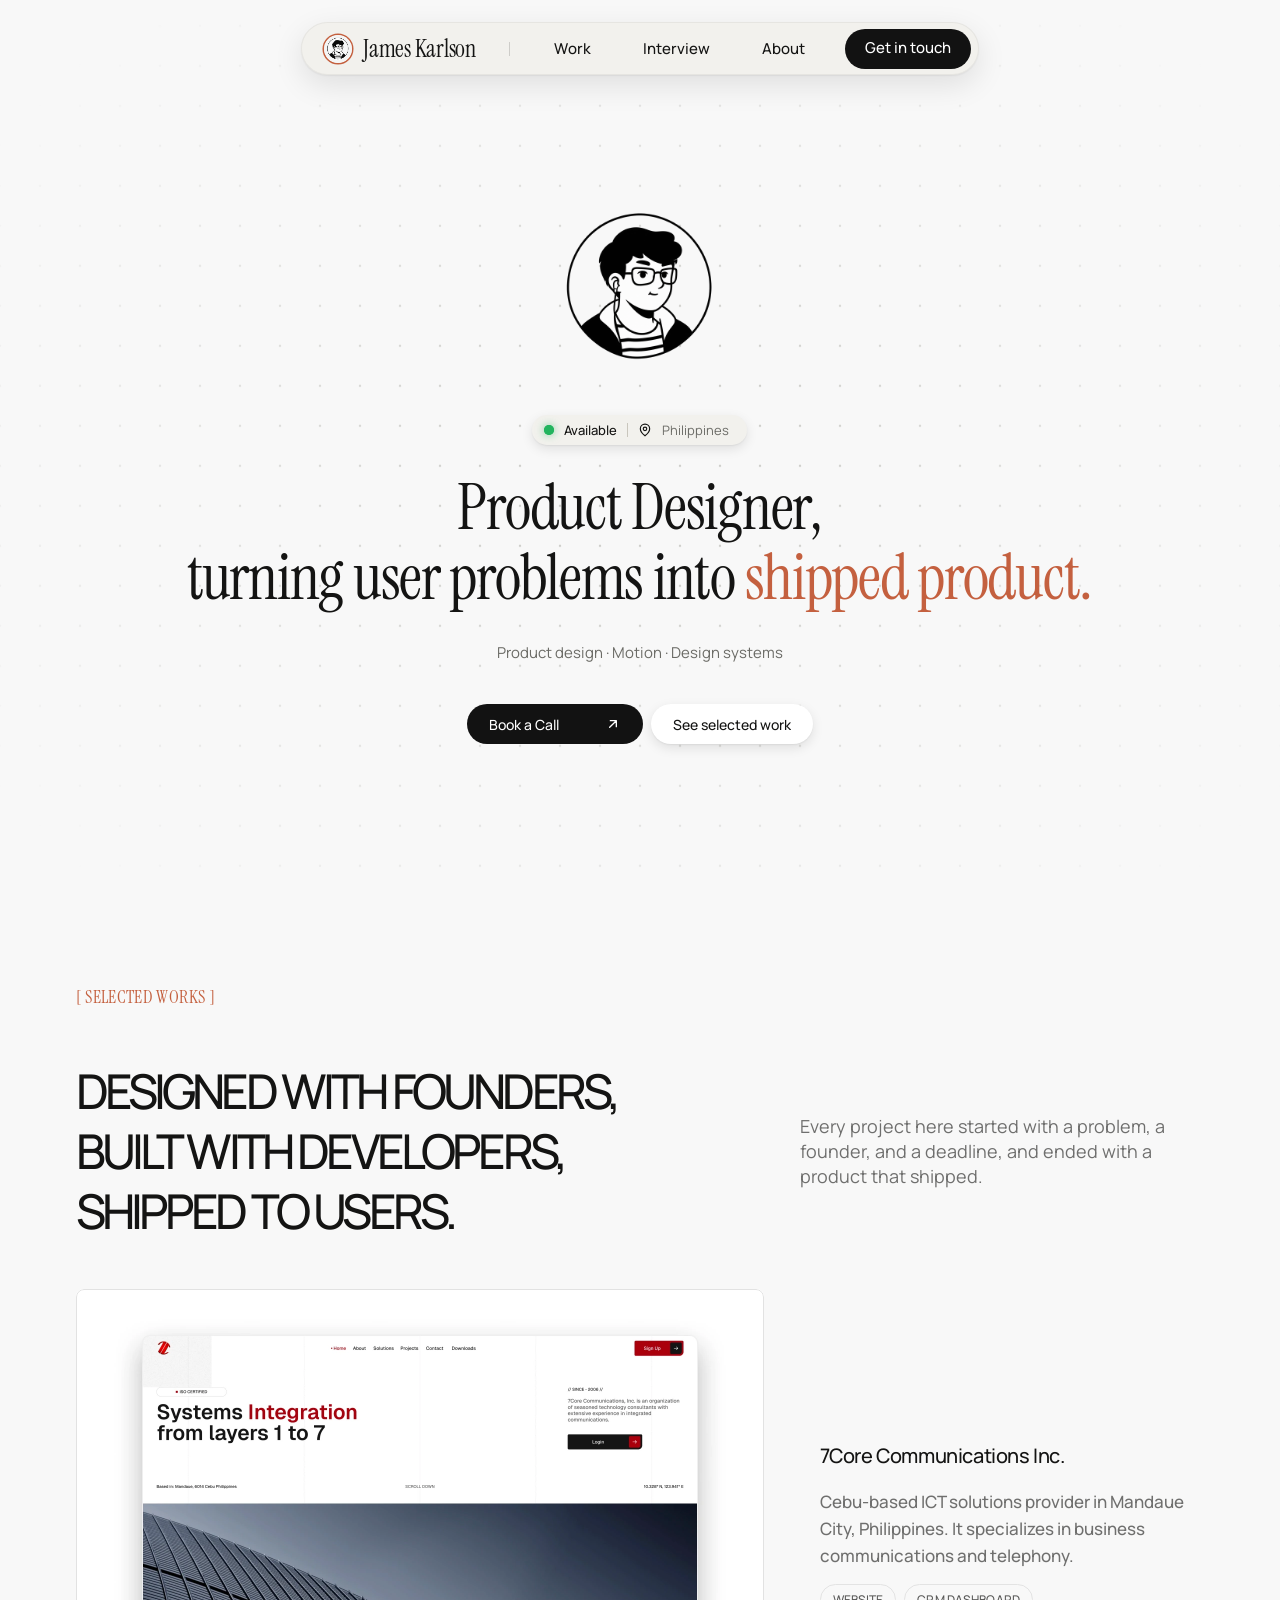
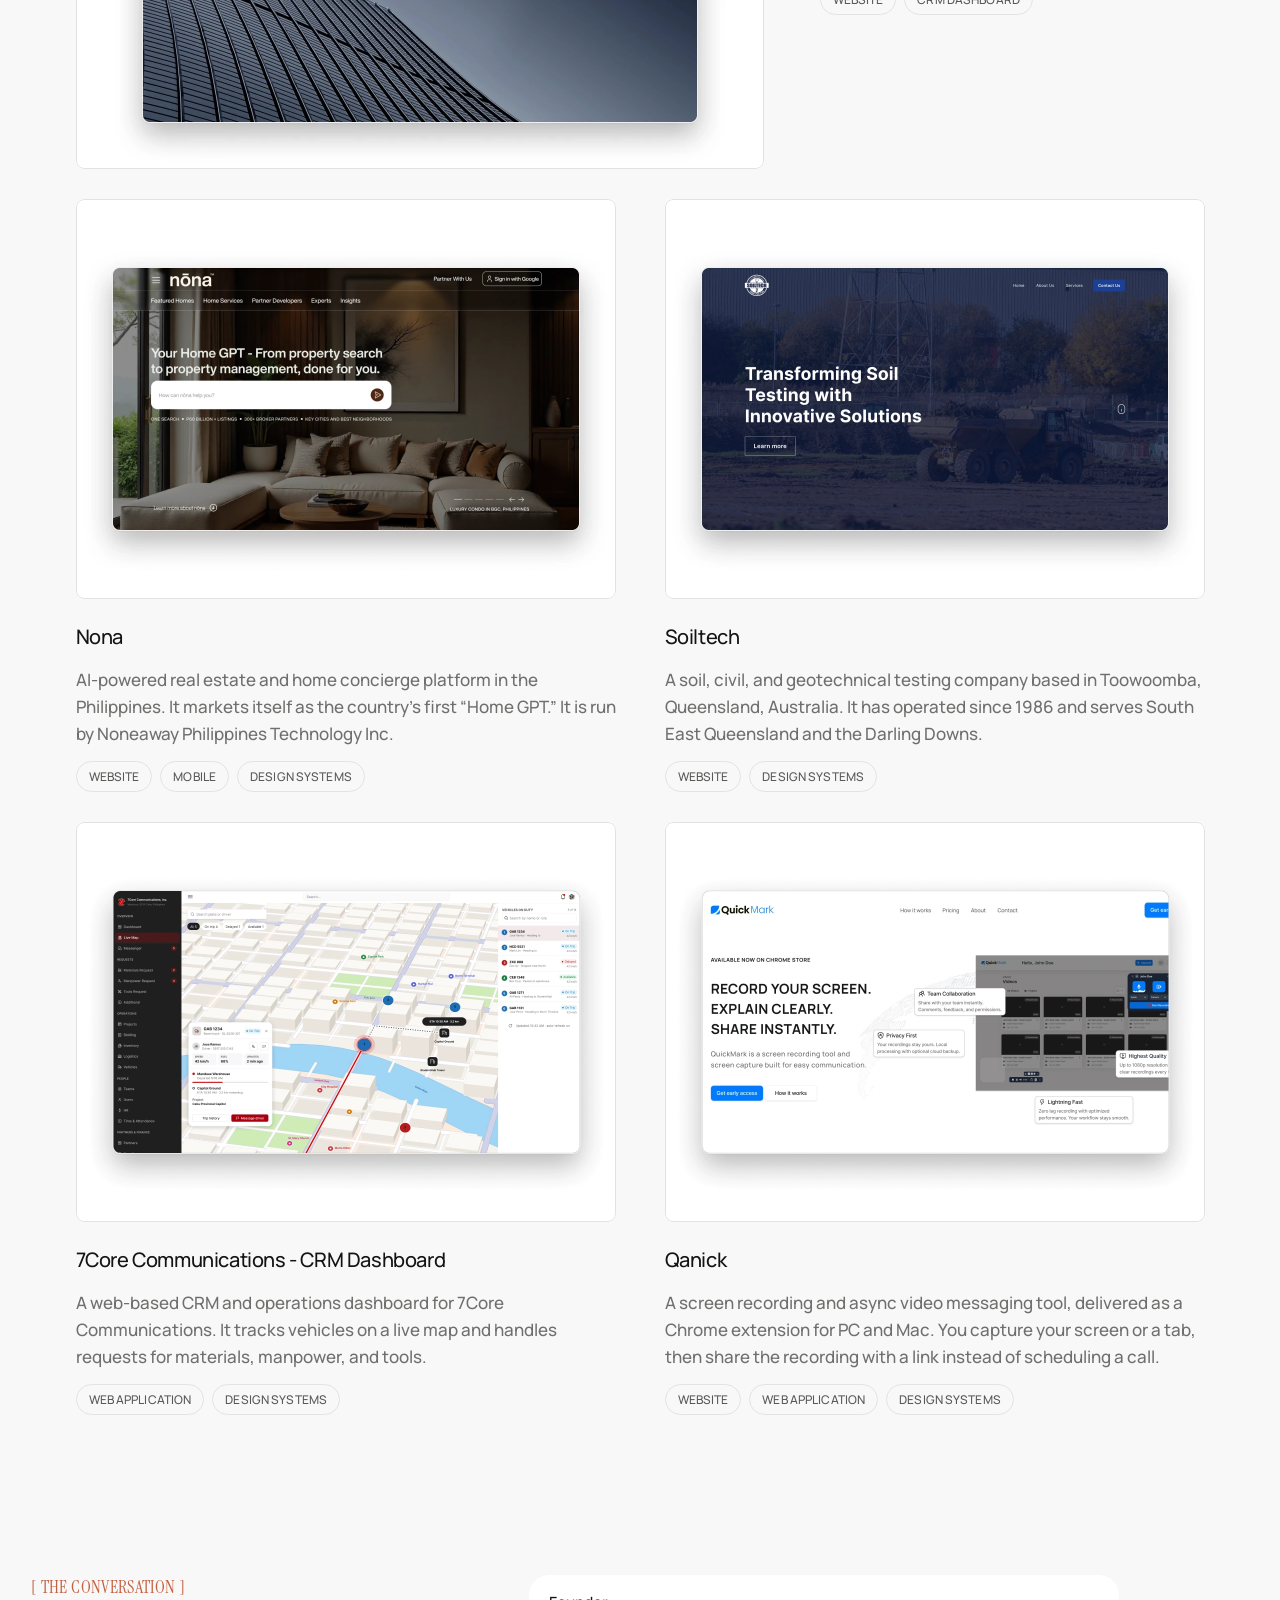
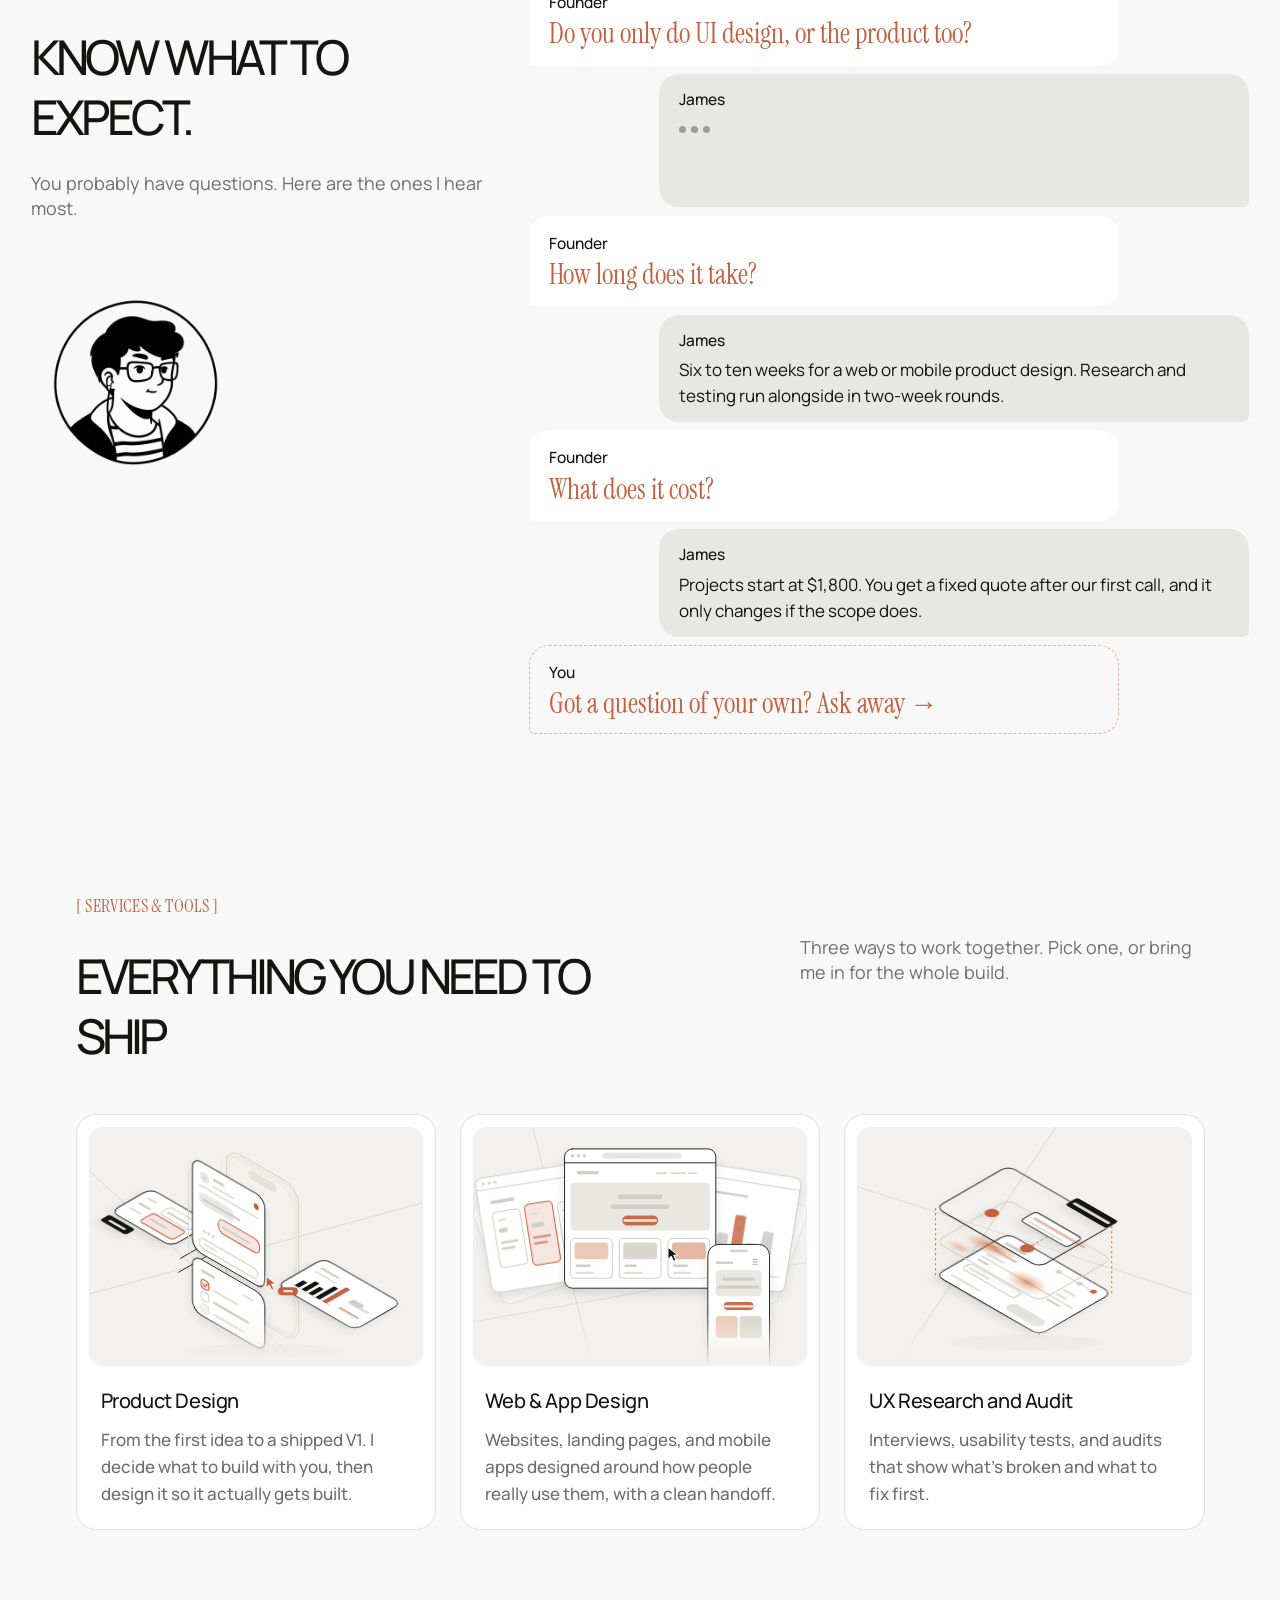
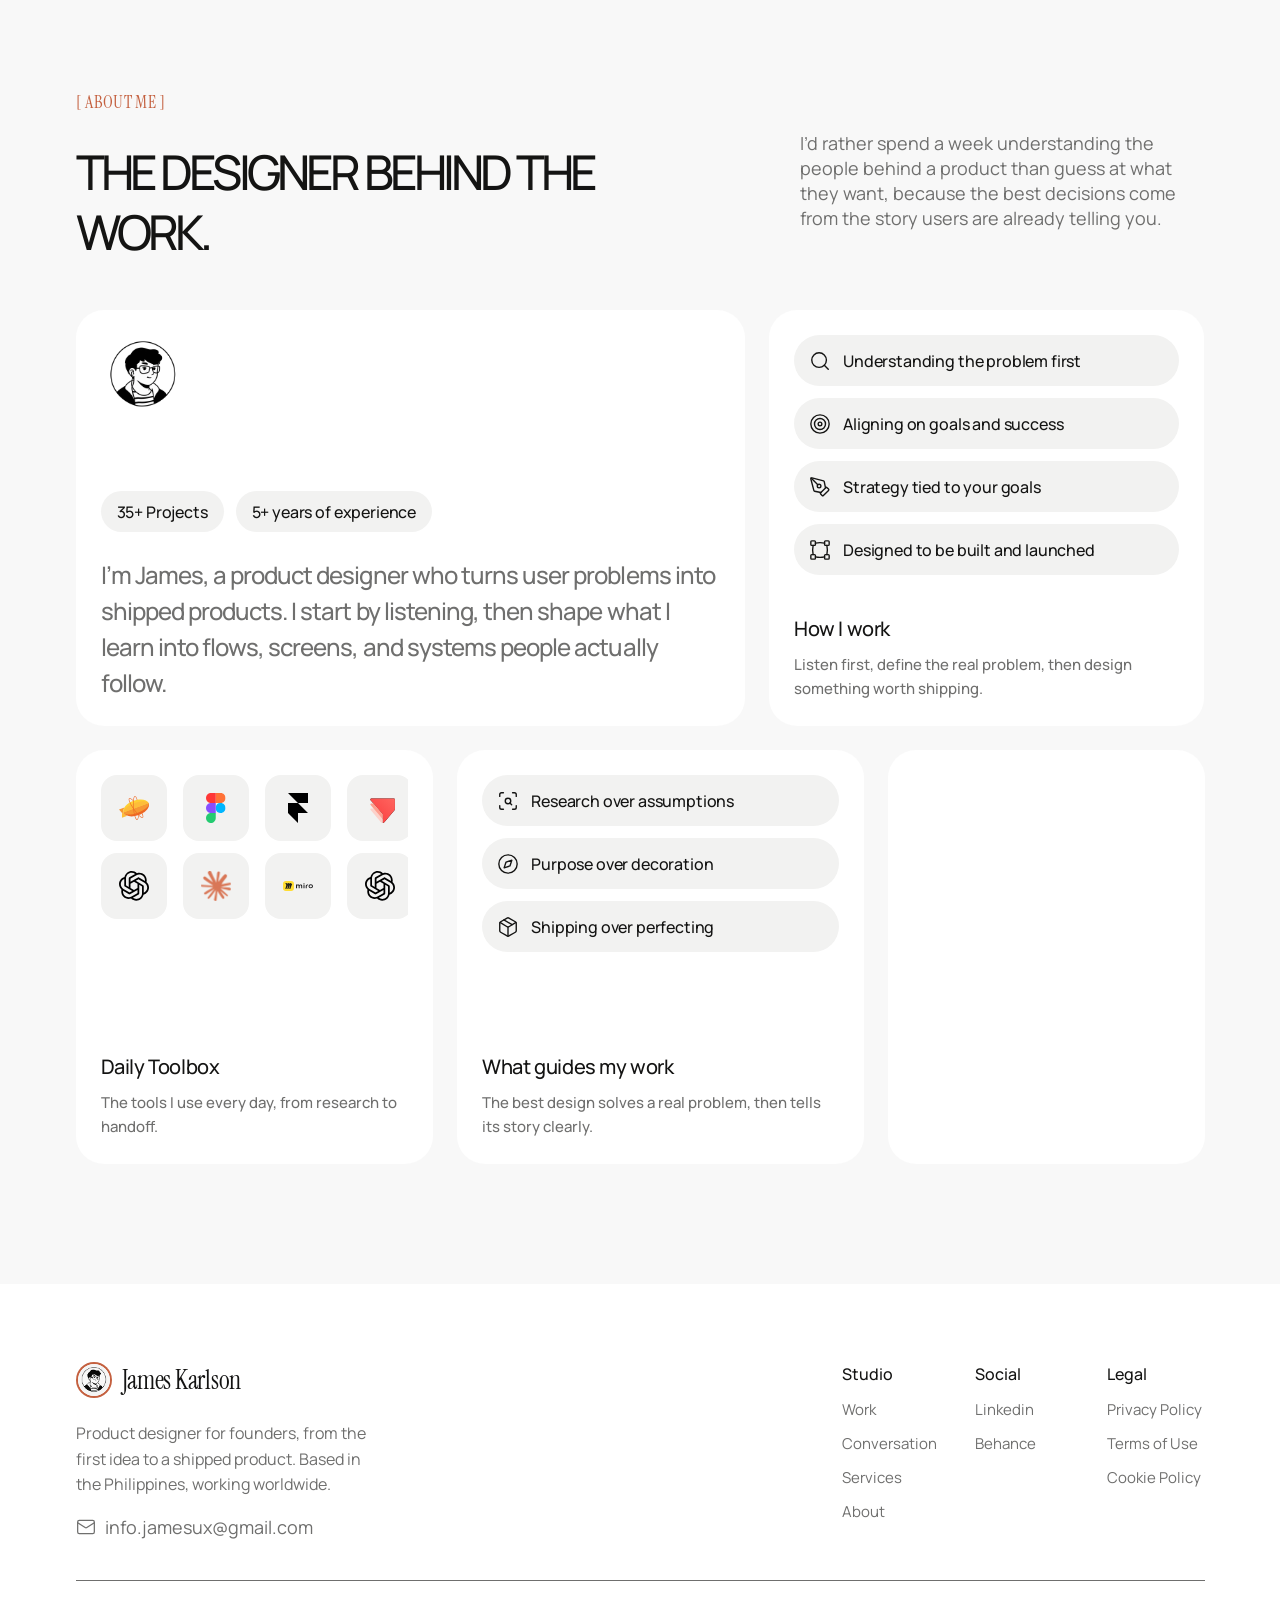
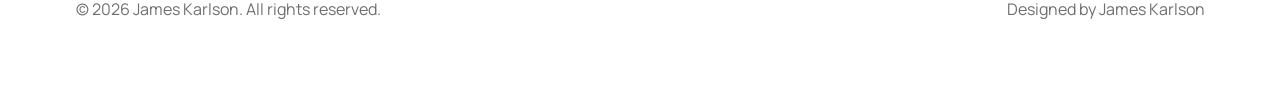
<file: index.html>
<!DOCTYPE html>
<html lang="en">
<head>
  <meta charset="UTF-8">
  <meta name="viewport" content="width=device-width, initial-scale=1">
  <title>James Karlson — Product Designer</title>
  <link rel="icon" type="image/png" href="images/favicon.png">
  <meta name="description" content="Product designer, from user problem to shipped product.">

  <link rel="preconnect" href="https://fonts.googleapis.com">
  <link rel="preconnect" href="https://fonts.gstatic.com" crossorigin>
  <link href="https://fonts.googleapis.com/css2?family=Instrument+Serif&family=Manrope:wght@400;500&display=swap" rel="stylesheet">
  <link rel="stylesheet" href="style.css">
</head>
<body>

  <!-- Header -->
  <header class="nav-wrap">
    <nav class="nav" aria-label="Main">
      <a class="nav__brand" href="#top" aria-label="James Karlson, home">
        <img class="nav__avatar" src="images/avatar.png" alt="" width="28" height="28">
        <span class="nav__name">James Karlson</span>
      </a>
      <span class="nav__divider" aria-hidden="true"></span>
      <ul class="nav__links" id="nav-links">
        <li><a href="#work">Work</a></li>
        <li><a href="#interview">Interview</a></li>
        <li><a href="#about">About</a></li>
        <li class="nav__cta-li"><a href="contact.html">Get in touch</a></li>
      </ul>
      <a class="btn btn--dark nav__cta" href="contact.html">Get in touch</a>
      <button class="nav__toggle" type="button" aria-label="Open menu" aria-expanded="false" aria-controls="nav-links">
        <span></span>
        <span></span>
      </button>
    </nav>
  </header>

  <main id="top">
    <!-- Hero -->
    <section class="hero">
      <div class="hero__dots" data-parallax="0.2" aria-hidden="true"></div>

      <div class="hero__inner">
        <div class="hero__avatar-wrap" tabindex="0" aria-describedby="avatar-tip">
          <img class="hero__avatar" src="images/avatar-hero.png" alt="Illustrated portrait of James Karlson" width="165" height="165">
          <span class="tooltip" id="avatar-tip" role="tooltip">Let’s ship something.</span>
        </div>

        <div class="pill">
          <span class="pill__dot" aria-hidden="true"></span>
          <span class="pill__name">Available</span>
          <span class="pill__sep" aria-hidden="true"></span>
          <svg class="pill__pin" width="14" height="14" viewBox="0 0 24 24" fill="none" stroke="currentColor" stroke-width="2" stroke-linecap="round" stroke-linejoin="round" aria-hidden="true">
            <path d="M20 10c0 6-8 12-8 12s-8-6-8-12a8 8 0 0 1 16 0Z"/>
            <circle cx="12" cy="10" r="3"/>
          </svg>
          <span class="pill__place">Philippines</span>
        </div>

        <h1 class="hero__title">
          Product Designer,<br>
          turning user problems into <span class="accent">shipped product.</span>
        </h1>

        <p class="hero__sub">Product design · Motion · Design systems</p>

        <div class="hero__actions">
          <a class="btn btn--dark" href="contact.html" id="book-call">
            Book a Call
            <svg width="16" height="16" viewBox="0 0 24 24" fill="none" stroke="currentColor" stroke-width="2" stroke-linecap="round" stroke-linejoin="round" aria-hidden="true">
              <path d="M7 17 17 7M8 7h9v9"/>
            </svg>
          </a>
          <a class="btn btn--light" href="#work">See selected work</a>
        </div>
      </div>
    </section>

    <!-- Selected work -->
    <section class="work" id="work">
      <div class="container">

        <div class="section-head section-head--split" data-reveal>
          <p class="eyebrow">[ Selected Works ]</p>
          <h2 class="section-title">Designed with founders,<br class="br-d"> built with developers,<br class="br-d"> shipped to users.</h2>
          <p class="section-lead">Every project here started with a problem, a founder, and a deadline, and ended with a product that shipped.</p>
        </div>

        <!-- Project 1: box 688 x 480 -->
        <article class="project project--feature" data-reveal>
          <a class="project__box" href="#" aria-label="View the 7Core Communications Inc. project">
            <img src="images/work-sevencore-box.webp" alt="7Core Communications website homepage design" width="1376" height="960" loading="lazy" decoding="async">
          </a>
          <div class="project__info">
            <h3 class="project__name">7Core Communications Inc.</h3>
            <p class="project__desc">Cebu-based ICT solutions provider in Mandaue City, Philippines. It specializes in business communications and telephony.</p>
            <ul class="project__tags">
              <li>Website</li>
              <li>CRM Dashboard</li>
            </ul>
          </div>
        </article>

        <!-- Projects 2 to 5: boxes 540 x 400 -->
        <div class="work__grid">

          <article class="project" data-reveal>
            <a class="project__box" href="#" aria-label="View the Nona project">
              <img src="images/work-nona-box.webp" alt="Nona homepage design, an AI-powered real estate platform" width="1080" height="800" loading="lazy" decoding="async">
            </a>
            <div class="project__info">
              <h3 class="project__name">Nona</h3>
              <p class="project__desc">AI-powered real estate and home concierge platform in the Philippines. It markets itself as the country’s first “Home GPT.” It is run by Noneaway Philippines Technology Inc.</p>
              <ul class="project__tags">
                <li>Website</li>
                <li>Mobile</li>
                <li>Design Systems</li>
              </ul>
            </div>
          </article>

          <article class="project" data-reveal style="--d: 0.12s">
            <a class="project__box" href="#" aria-label="View the Soiltech project">
              <img src="images/work-soiltech-box.webp" alt="Soiltech homepage design for a soil testing company" width="1080" height="800" loading="lazy" decoding="async">
            </a>
            <div class="project__info">
              <h3 class="project__name">Soiltech</h3>
              <p class="project__desc">A soil, civil, and geotechnical testing company based in Toowoomba, Queensland, Australia. It has operated since 1986 and serves South East Queensland and the Darling Downs.</p>
              <ul class="project__tags">
                <li>Website</li>
                <li>Design Systems</li>
              </ul>
            </div>
          </article>

          <article class="project" data-reveal>
            <a class="project__box" href="#" aria-label="View the 7Core Communications CRM Dashboard project">
              <img src="images/work-crm-box.webp" alt="7Core Communications CRM dashboard with a live vehicle map" width="1080" height="800" loading="lazy" decoding="async">
            </a>
            <div class="project__info">
              <h3 class="project__name">7Core Communications - CRM Dashboard</h3>
              <p class="project__desc">A web-based CRM and operations dashboard for 7Core Communications. It tracks vehicles on a live map and handles requests for materials, manpower, and tools.</p>
              <ul class="project__tags">
                <li>Web Application</li>
                <li>Design Systems</li>
              </ul>
            </div>
          </article>

          <article class="project" data-reveal style="--d: 0.12s">
            <a class="project__box" href="#" aria-label="View the Qanick project">
              <img src="images/work-qanick-box.webp" alt="Qanick website design for a screen recording tool" width="1080" height="800" loading="lazy" decoding="async">
            </a>
            <div class="project__info">
              <h3 class="project__name">Qanick</h3>
              <p class="project__desc">A screen recording and async video messaging tool, delivered as a Chrome extension for PC and Mac. You capture your screen or a tab, then share the recording with a link instead of scheduling a call.</p>
              <ul class="project__tags">
                <li>Website</li>
                <li>Web Application</li>
                <li>Design Systems</li>
              </ul>
            </div>
          </article>

        </div>

      </div>
    </section>

    <!-- The Conversation -->
    <section class="convo" id="interview">
      <div class="container container--wide convo__grid">

        <div class="convo__intro" data-reveal>
          <p class="eyebrow">[ The Conversation ]</p>
          <h2 class="section-title">Know what to<br class="br-d"> expect.</h2>
          <p class="section-lead">You probably have questions. Here are the ones I hear most.</p>
          <div class="convo__avatar" data-parallax="0.06" tabindex="0">
            <img src="images/avatar-hero.png" alt="Illustrated portrait of James Karlson" width="186" height="186" loading="lazy" decoding="async">
          </div>
        </div>

        <ol class="chat">
          <li class="bubble bubble--founder" data-reveal>
            <span class="bubble__who">Founder</span>
            <p class="bubble__q">Do you only do UI design, or the product too?</p>
          </li>
          <li class="bubble bubble--james" data-reveal style="--d: 0.08s">
            <span class="bubble__who">James</span>
            <p class="bubble__a">Both, plus the website and mobile app if you need them. Most founders hire three different people for this. I’d rather be the one person who keeps it all consistent.</p>
          </li>

          <li class="bubble bubble--founder" data-reveal>
            <span class="bubble__who">Founder</span>
            <p class="bubble__q">How long does it take?</p>
          </li>
          <li class="bubble bubble--james" data-reveal style="--d: 0.08s">
            <span class="bubble__who">James</span>
            <p class="bubble__a">Six to ten weeks for a web or mobile product design. Research and testing run alongside in two-week rounds.</p>
          </li>

          <li class="bubble bubble--founder" data-reveal>
            <span class="bubble__who">Founder</span>
            <p class="bubble__q">What does it cost?</p>
          </li>
          <li class="bubble bubble--james" data-reveal style="--d: 0.08s">
            <span class="bubble__who">James</span>
            <p class="bubble__a">Projects start at $1,800. You get a fixed quote after our first call, and it only changes if the scope does.</p>
          </li>
          <li class="bubble bubble--cta" data-reveal>
            <a class="bubble__cta" href="contact.html">
              <span class="bubble__who">You</span>
              <span class="bubble__q">Got a question of your own? Ask away →</span>
            </a>
          </li>
        </ol>

      </div>
    </section>

    <!-- Services -->
    <section class="services" id="services">
      <!-- shared dot-grid pattern used by the drawings below -->
      <svg class="art-defs" width="0" height="0" aria-hidden="true" focusable="false">
        <defs>
          <filter id="sh" x="-20%" y="-20%" width="140%" height="150%"><feDropShadow dx="0" dy="8" stdDeviation="9" flood-color="#141413" flood-opacity=".10"/></filter>
          <radialGradient id="glow"><stop offset="0" stop-color="#c4603f" stop-opacity=".26"/><stop offset="1" stop-color="#c4603f" stop-opacity="0"/></radialGradient>
          <radialGradient id="hot"><stop offset="0" stop-color="#c4603f" stop-opacity=".75"/><stop offset=".55" stop-color="#e0915f" stop-opacity=".35"/><stop offset="1" stop-color="#e0915f" stop-opacity="0"/></radialGradient>
        </defs>
      </svg>

      <div class="container">

        <div class="section-head" data-reveal>
          <div class="section-head__main">
            <p class="eyebrow">[ Services &amp; Tools ]</p>
            <h2 class="section-title">Everything you need to<br class="br-d"> ship</h2>
          </div>
          <p class="section-lead section-head__lead">Three ways to work together. Pick one, or bring me in for the whole build.</p>
        </div>

        <div class="services__grid">

          <article class="service" data-reveal>
            <div class="service__art">
              <svg viewBox="0 0 336 240" aria-hidden="true" focusable="false">
<path class="ln lt" d="M0 168L336 76M0 44L214 240" opacity=".7"/>
<ellipse cx="176" cy="225" rx="82" ry="7" fill="rgba(20,20,19,.05)"/>
<g transform="translate(-5 3)" opacity=".7"><g transform="matrix(.866 .5 0 1 138 20)"><rect class="ln lt" width="84" height="156" rx="16" style="stroke:#e1e0db"/></g></g>
<g class="mv m-phone"><g transform="matrix(.866 .5 0 1 138 20)"><rect class="ln lt" width="84" height="156" rx="16"/><rect x="3" y="3" width="78" height="150" rx="13" fill="none" stroke="#e1e0db" style="vector-effect:non-scaling-stroke"/><rect x="26" y="9" width="32" height="9" rx="4.5" fill="#e3e2dd"/></g></g>
<path class="ln" d="M92 132l26-15M90 146l28-16"/>
<g class="mv m-sched"><g class="L" transform="matrix(.866 .5 -.866 .5 62 62)"><rect class="ln fw" width="70" height="46" rx="8"/>
<rect x="7.0" y="9.8" width="11.0" height="2.8" rx="1.4" fill="#e0dfda" opacity="1"/><rect x="7.0" y="19.8" width="13.8" height="2.8" rx="1.4" fill="#cfcec9" opacity="1"/><rect x="7.0" y="29.8" width="13.8" height="2.8" rx="1.4" fill="#e0dfda" opacity="1"/>
<rect class="ln lt" x="30" y="7" width="34" height="13" rx="3"/><rect x="33.0" y="12.7" width="25.3" height="2.3" rx="1.1" fill="#cfcec9" opacity="1"/>
<rect class="ga" x="26" y="23" width="38" height="16" rx="3" style="vector-effect:non-scaling-stroke"/><rect x="29.0" y="29.5" width="20.7" height="2.3" rx="1.1" fill="#cfcec9" opacity="1"/>
<rect class="dk" x="2" y="50" width="30" height="11" rx="2.5"/><rect x="7.4" y="54.6" width="19.2" height="2.8" rx="1.4" fill="#fff" opacity=".85"/></g></g>
<g transform="matrix(.866 .5 0 1 100 38)"><rect class="ln lt" width="84" height="92" rx="10" style="stroke:#e1e0db"/></g>
<g class="mv m-chat"><g class="L" transform="matrix(.866 .5 0 1 104 30)"><rect class="ln fw" width="84" height="92" rx="10"/>
<circle cx="14" cy="14" r="5.5" class="gb"/><rect x="11.8" y="13.2" width="4.4" height="2.2" rx="1.1" fill="#cfcec9" opacity="1"/>
<rect x="24.0" y="9.2" width="13.0" height="3.2" rx="1.6" fill="#cfcec9" opacity="1"/><rect x="24.0" y="17.0" width="25.2" height="2.1" rx="1.1" fill="#e0dfda" opacity="1"/><circle cx="74" cy="13" r="3" class="ac"/>
<path class="ln lt" d="M8 24h68"/>
<rect class="gb" x="8" y="30" width="40" height="12" rx="5"/><rect x="12.0" y="35.3" width="43.7" height="2.3" rx="1.1" fill="#cfcec9" opacity="1"/>
<rect class="ga" x="30" y="46" width="48" height="14" rx="6" style="vector-effect:non-scaling-stroke"/><rect x="34.0" y="52.3" width="32.2" height="2.3" rx="1.1" fill="#cfcec9" opacity="1"/>
<circle cx="14" cy="68" r="1.6" class="gd"/><circle cx="19" cy="68" r="1.6" class="gd"/><circle cx="24" cy="68" r="1.6" class="gd"/>
<rect class="ln lt" x="8" y="76" width="68" height="10" rx="5"/><rect x="13.0" y="79.8" width="15.4" height="2.2" rx="1.1" fill="#e0dfda" opacity="1"/>
<g class="sel"><rect x="27" y="43" width="54" height="20" fill="none" stroke="#c4603f" style="vector-effect:non-scaling-stroke"/>
<rect x="25.5" y="41.5" width="3" height="3" fill="#fff" stroke="#c4603f" stroke-width=".6"/><rect x="79.5" y="41.5" width="3" height="3" fill="#fff" stroke="#c4603f" stroke-width=".6"/><rect x="25.5" y="61.5" width="3" height="3" fill="#fff" stroke="#c4603f" stroke-width=".6"/><rect x="79.5" y="61.5" width="3" height="3" fill="#fff" stroke="#c4603f" stroke-width=".6"/>
<rect class="ac" x="50" y="66" width="30" height="7" rx="1.5"/><rect x="57.6" y="68.6" width="14.7" height="2.1" rx="1.1" fill="#fff" opacity=".85"/></g></g></g>
<g class="mv m-todo"><g class="L" transform="matrix(.866 .5 0 1 104 30)"><rect class="ln fw" y="98" width="84" height="56" rx="10"/>
<rect x="10.0" y="107.2" width="16.2" height="3.2" rx="1.6" fill="#cfcec9" opacity="1"/><rect x="58.0" y="108.4" width="13.2" height="2.2" rx="1.1" fill="#e0dfda" opacity="1"/>
<rect class="ga" x="10" y="117" width="9" height="9" rx="3" style="vector-effect:non-scaling-stroke"/><path d="M12 121.5l2 2 3.2-3.8" fill="none" stroke="#c4603f" stroke-width="1.3" stroke-linecap="round" stroke-linejoin="round"/><rect x="24.0" y="121.0" width="28.6" height="2.6" rx="1.3" fill="#e0dfda" opacity="1"/>
<rect class="ln lt fw" x="10" y="129" width="9" height="9" rx="3"/><rect class="bx" x="10" y="129" width="9" height="9" rx="3"/><path class="tk" d="M12 133.5l2 2 3.2-3.8" fill="none" stroke="#fff" stroke-width="1.3" stroke-linecap="round" stroke-linejoin="round"/><rect x="24.0" y="133.0" width="41.6" height="2.6" rx="1.3" fill="#cfcec9" opacity="1"/>
<rect class="ln lt gb" x="10" y="141" width="9" height="9" rx="3" opacity=".6"/><rect x="24.0" y="145.0" width="36.4" height="2.6" rx="1.3" fill="#e0dfda" opacity="1"/></g></g>
<g class="mv m-perf"><g class="L" transform="matrix(.866 .5 -.866 .5 236 132)"><rect class="ln fw" width="90" height="54" rx="8"/>
<rect x="8.0" y="10.0" width="20.8" height="2.6" rx="1.3" fill="#cfcec9" opacity="1"/><rect x="8.0" y="17.1" width="25.2" height="2.1" rx="1.1" fill="#e0dfda" opacity="1"/>
<path class="ln lt" d="M8 44h44"/>
<rect class="dk" x="10" y="34" width="5" height="10" rx="1"/><rect class="dk" x="18" y="28" width="5" height="16" rx="1"/><rect class="dk" x="26" y="31" width="5" height="13" rx="1"/><rect class="dk" x="34" y="22" width="5" height="22" rx="1"/><rect class="ac" x="42" y="16" width="5" height="28" rx="1"/>
<rect x="58.0" y="23.9" width="14.0" height="7.0" rx="3.5" fill="#cfcec9" opacity="1"/><rect x="71.0" y="27.9" width="10.5" height="3.5" rx="1.8" fill="#e0dfda" opacity="1"/><rect x="58.0" y="39.3" width="23.0" height="2.3" rx="1.1" fill="#c4603f" opacity=".55"/></g></g>
<g class="cur c1"><path transform="translate(178 150)" d="M0 0v12l3.2-3.2 2.4 5.2 2.4-1-2.4-5.2h4.4z" fill="#c4603f" stroke="#fff" stroke-width="1"/><rect class="ac" x="190" y="161" width="20" height="8" rx="4"/><rect x="195.2" y="163.8" width="9.6" height="2.4" rx="1.2" fill="#fff" opacity=".85"/></g>
</svg>
            </div>
            <h3 class="service__name">Product Design</h3>
            <p class="service__desc">From the first idea to a shipped V1. I decide what to build with you, then design it so it actually gets built.</p>
          </article>
          <article class="service" data-reveal style="--d: 0.1s">
            <div class="service__art">
              <svg viewBox="0 0 336 240" aria-hidden="true" focusable="false">
<path class="ln lt" d="M0 196L336 136M60 0L120 240" opacity=".6"/>
<g transform="rotate(-19 92 176)"><rect x="34" y="56" width="104" height="104" rx="8" fill="rgba(255,255,255,.55)" stroke="#e4e3de" style="vector-effect:non-scaling-stroke"/></g>
<g transform="rotate(19 244 176)"><rect x="198" y="56" width="104" height="104" rx="8" fill="rgba(255,255,255,.55)" stroke="#e4e3de" style="vector-effect:non-scaling-stroke"/></g>
<g class="mv w-l"><g class="L"><rect class="ln lt fw" x="22" y="40" width="132" height="116" rx="7"/><path class="ln lt" d="M22 52h132"/><circle cx="30" cy="46" r="1.6" class="gd"/><circle cx="36" cy="46" r="1.6" class="gd"/><circle cx="42" cy="46" r="1.6" class="gd"/>
<rect x="34.0" y="63.9" width="24.5" height="3.5" rx="1.8" fill="#cfcec9" opacity="1"/>
<rect class="ln lt fw" x="34" y="76" width="28" height="56" rx="4"/><rect class="ga" x="67" y="73" width="28" height="62" rx="4" style="vector-effect:non-scaling-stroke"/><rect class="ln lt fw" x="100" y="76" width="28" height="56" rx="4"/>
<rect x="38.0" y="83.3" width="9.2" height="2.3" rx="1.1" fill="#e0dfda" opacity="1"/><rect x="38.0" y="92.8" width="9.0" height="4.5" rx="2.2" fill="#cfcec9" opacity="1"/><rect x="71.0" y="82.3" width="9.2" height="2.3" rx="1.1" fill="#e0dfda" opacity="1"/><rect x="71.0" y="92.8" width="13.5" height="4.5" rx="2.2" fill="#cfcec9" opacity="1"/><rect x="104.0" y="83.3" width="6.9" height="2.3" rx="1.1" fill="#e0dfda" opacity="1"/><rect x="104.0" y="92.8" width="13.5" height="4.5" rx="2.2" fill="#cfcec9" opacity="1"/>
<rect class="gd" x="38" y="106" width="18" height="2.5" rx="1.2"/><rect class="gd" x="38" y="112" width="14" height="2.5" rx="1.2"/><rect class="ac" x="71" y="106" width="18" height="2.5" rx="1.2" opacity=".6"/><rect class="ac" x="71" y="112" width="14" height="2.5" rx="1.2" opacity=".6"/><rect class="gd" x="104" y="106" width="18" height="2.5" rx="1.2"/><rect class="gd" x="104" y="112" width="14" height="2.5" rx="1.2"/></g></g>
<g class="mv w-r"><g class="L"><rect class="ln lt fw" x="178" y="40" width="132" height="116" rx="7"/><path class="ln lt" d="M178 52h132"/><circle cx="186" cy="46" r="1.6" class="gd"/><circle cx="192" cy="46" r="1.6" class="gd"/><circle cx="198" cy="46" r="1.6" class="gd"/>
<rect class="gb" x="184" y="58" width="26" height="92" rx="4"/><rect x="188.0" y="67.3" width="11.5" height="2.3" rx="1.1" fill="#cfcec9" opacity="1"/><rect x="188.0" y="78.3" width="13.8" height="2.3" rx="1.1" fill="#e0dfda" opacity="1"/><rect x="188.0" y="89.3" width="9.2" height="2.3" rx="1.1" fill="#e0dfda" opacity="1"/>
<rect x="218.0" y="65.0" width="41.6" height="2.6" rx="1.3" fill="#cfcec9" opacity="1"/><path class="ln lt" d="M216 142h86"/>
<rect class="gd" x="220" y="120" width="11" height="22" rx="2"/><rect class="gd" x="235" y="106" width="11" height="36" rx="2"/><rect class="ac" x="250" y="86" width="11" height="56" rx="2" opacity=".8"/><rect class="gd" x="265" y="112" width="11" height="30" rx="2"/><rect class="gd" x="280" y="98" width="11" height="44" rx="2"/></g></g>
<g class="mv ctr"><g class="L"><rect class="ln fw" x="92" y="22" width="152" height="140" rx="8"/><path class="ln" d="M92 36h152"/></g>
<circle cx="100" cy="29" r="1.8" class="gd"/><circle cx="106" cy="29" r="1.8" class="gd"/><circle cx="112" cy="29" r="1.8" class="gd"/><rect class="gb" x="130" y="26" width="80" height="6" rx="3"/><rect x="144.0" y="28.6" width="24.2" height="2.2" rx="1.1" fill="#e0dfda" opacity="1"/>
<rect x="104.0" y="44.2" width="22.8" height="3.2" rx="1.6" fill="#cfcec9" opacity="1"/><rect x="184.0" y="45.3" width="11.5" height="2.3" rx="1.1" fill="#e0dfda" opacity="1"/><rect x="198.0" y="45.3" width="16.1" height="2.3" rx="1.1" fill="#e0dfda" opacity="1"/><rect x="216.0" y="45.3" width="9.2" height="2.3" rx="1.1" fill="#e0dfda" opacity="1"/>
<rect class="gb" x="98" y="56" width="140" height="48" rx="4"/>
<rect x="145.5" y="67.8" width="45.0" height="4.5" rx="2.2" fill="#cfcec9" opacity="1"/><rect x="138.8" y="77.8" width="58.5" height="4.5" rx="2.2" fill="#cfcec9" opacity="1"/>
<rect class="ac" x="150" y="89" width="36" height="10" rx="5" opacity=".92"/><rect x="151.2" y="92.8" width="33.6" height="2.4" rx="1.2" fill="#fff" opacity=".85"/>
<rect class="ln lt fw" x="98" y="112" width="42" height="40" rx="4"/><rect class="ln lt fw" x="147" y="112" width="42" height="40" rx="4"/><rect class="ln lt fw" x="196" y="112" width="42" height="40" rx="4"/>
<rect x="102" y="116" width="34" height="17" rx="3" fill="#ecc9b8"/><rect x="151" y="116" width="34" height="17" rx="3" fill="#d9d6cc"/><rect x="200" y="116" width="34" height="17" rx="3" fill="#e5b9a2"/>
<rect x="103.0" y="138.1" width="15.0" height="2.5" rx="1.2" fill="#cfcec9" opacity="1"/><rect x="103.0" y="145.6" width="18.9" height="2.1" rx="1.1" fill="#e0dfda" opacity="1"/><rect x="152.0" y="138.1" width="12.5" height="2.5" rx="1.2" fill="#cfcec9" opacity="1"/><rect x="152.0" y="145.6" width="18.9" height="2.1" rx="1.1" fill="#e0dfda" opacity="1"/><rect x="201.0" y="138.1" width="15.0" height="2.5" rx="1.2" fill="#cfcec9" opacity="1"/><rect x="201.0" y="145.6" width="18.9" height="2.1" rx="1.1" fill="#e0dfda" opacity="1"/>
<g class="sel"><rect x="147" y="86" width="42" height="16" fill="none" stroke="#c4603f" style="vector-effect:non-scaling-stroke"/>
<rect x="145.5" y="84.5" width="3" height="3" fill="#fff" stroke="#c4603f" stroke-width=".6"/><rect x="187.5" y="84.5" width="3" height="3" fill="#fff" stroke="#c4603f" stroke-width=".6"/><rect x="145.5" y="100.5" width="3" height="3" fill="#fff" stroke="#c4603f" stroke-width=".6"/><rect x="187.5" y="100.5" width="3" height="3" fill="#fff" stroke="#c4603f" stroke-width=".6"/>
<rect class="ac" x="156" y="105" width="24" height="7" rx="1.5"/><rect x="159.6" y="107.6" width="16.8" height="2.1" rx="1.1" fill="#fff" opacity=".85"/></g>
<circle class="rp" cx="168" cy="94" r="7" fill="none" stroke="#c4603f" stroke-width="1"/></g>
<g class="mv ph2"><g class="L"><rect class="ln fw" x="236" y="118" width="62" height="140" rx="11"/></g>
<rect class="gd" x="258" y="123" width="18" height="3" rx="1.5"/><rect x="244.0" y="135.1" width="17.5" height="2.5" rx="1.2" fill="#cfcec9" opacity="1"/><path d="M281 133h5M281 135.5h5M281 138h5" stroke="#8a8a86" stroke-width=".8"/>
<rect class="gb" x="244" y="144" width="46" height="26" rx="4"/><rect x="250.8" y="151.2" width="32.5" height="3.2" rx="1.6" fill="#cfcec9" opacity="1"/><rect x="245.9" y="159.2" width="42.2" height="3.2" rx="1.6" fill="#cfcec9" opacity="1"/>
<rect class="ac" x="252" y="176" width="30" height="8" rx="4" opacity=".92"/><rect x="252.3" y="179.2" width="29.4" height="2.1" rx="1.1" fill="#fff" opacity=".85"/>
<rect x="244" y="190" width="22" height="22" rx="3" fill="#ecc9b8"/><rect x="268" y="190" width="22" height="22" rx="3" fill="#d9d6cc"/></g>
<g class="cur c2"><path transform="translate(196 121)" d="M0 0v12l3.2-3.2 2.4 5.2 2.4-1-2.4-5.2h4.4z" fill="#141413" stroke="#fff" stroke-width="1"/></g>
</svg>
            </div>
            <h3 class="service__name">Web &amp; App Design</h3>
            <p class="service__desc">Websites, landing pages, and mobile apps designed around how people really use them, with a clean handoff.</p>
          </article>
          <article class="service" data-reveal style="--d: 0.2s">
            <div class="service__art">
              <svg viewBox="0 0 336 240" aria-hidden="true" focusable="false">
<defs><clipPath id="cl"><rect width="120" height="84" rx="8"/></clipPath></defs>
<path class="ln lt" d="M0 60L336 168M40 240L200 0" opacity=".6"/>
<ellipse cx="170" cy="217" rx="78" ry="8" fill="rgba(20,20,19,.05)"/>
<path class="cn" d="M79 149V81M256 167V99M183 209V141"/>
<g class="L" transform="matrix(.866 .5 -.866 .5 152 107)"><rect class="ln fw" width="120" height="84" rx="8"/>
<rect x="8.0" y="9.5" width="24.0" height="3.0" rx="1.5" fill="#cfcec9" opacity="1"/><circle cx="68" cy="9" r="2.8" class="gd"/><circle cx="92" cy="9" r="2.8" class="gd"/><circle cx="108" cy="9" r="2.8" class="ac"/><path class="ln lt" d="M71 9h18M95 9h10"/>
<rect x="8.0" y="23.2" width="26.4" height="2.4" rx="1.2" fill="#cfcec9" opacity="1"/><rect x="88.0" y="23.2" width="14.4" height="2.4" rx="1.2" fill="#e0dfda" opacity="1"/><rect x="8.0" y="31.2" width="19.2" height="2.4" rx="1.2" fill="#e0dfda" opacity="1"/><rect x="88.0" y="31.2" width="12.0" height="2.4" rx="1.2" fill="#e0dfda" opacity="1"/><path class="ln lt" d="M8 38h104"/><rect x="8.0" y="42.1" width="12.5" height="2.5" rx="1.2" fill="#cfcec9" opacity="1"/><rect x="88.0" y="42.1" width="15.0" height="2.5" rx="1.2" fill="#cfcec9" opacity="1"/>
<rect class="ln lt" x="8" y="52" width="60" height="10" rx="3"/><rect x="12.0" y="56.0" width="23.0" height="2.3" rx="1.1" fill="#e0dfda" opacity="1"/>
<rect x="8.0" y="73.2" width="33.6" height="2.4" rx="1.2" fill="#e0dfda" opacity="1"/><rect x="72" y="66" width="40" height="12" rx="6" fill="#e3e2dd"/><rect x="82.4" y="70.6" width="19.2" height="2.4" rx="1.2" fill="#e0dfda" opacity="1"/></g>
<g class="L" transform="matrix(.866 .5 -.866 .5 152 73)"><rect class="ln lt" width="120" height="84" rx="8" fill="rgba(255,255,255,.72)"/>
<g class="hp"><ellipse cx="38" cy="57" rx="28" ry="10" transform="rotate(-6 38 57)" fill="url(#hot)"/></g><g class="hp h2"><ellipse cx="94" cy="72" rx="22" ry="12" fill="url(#hot)" opacity=".85"/></g><g class="hp h3"><ellipse cx="20" cy="76" rx="15" ry="7" fill="url(#hot)" opacity=".55"/></g>
<g clip-path="url(#cl)"><rect class="scan" x="-16" y="0" width="16" height="84" fill="rgba(196,96,63,.3)"/></g>
</g>
<g class="L" transform="matrix(.866 .5 -.866 .5 152 39)"><rect class="ln" width="120" height="84" rx="8" fill="rgba(255,255,255,.88)"/>
<path class="cn" d="M94 66V48"/>
<rect class="fw" x="62" y="30" width="54" height="18" rx="4" stroke="#2b2b29" style="vector-effect:non-scaling-stroke;stroke-width:1"/><rect x="67.0" y="35.9" width="59.5" height="3.5" rx="1.8" fill="#c4603f" opacity=".4"/><rect x="67.0" y="43.0" width="39.9" height="2.1" rx="1.1" fill="#e0dfda" opacity="1"/>
<g class="pin p1"><circle class="ac" cx="38" cy="57" r="6"/></g>
<g class="pin p2"><circle class="ac" cx="94" cy="72" r="6"/></g>
<rect class="dk" x="72" y="-8" width="48" height="14" rx="3"/><rect x="74.9" y="-2.3" width="42.2" height="3.2" rx="1.6" fill="#fff" opacity=".85"/></g>
</svg>
            </div>
            <h3 class="service__name">UX Research and Audit</h3>
            <p class="service__desc">Interviews, usability tests, and audits that show what’s broken and what to fix first.</p>
          </article>

        </div>
      </div>
    </section>
    <!-- About me -->
    <section class="about" id="about">
      <div class="container">

        <div class="section-head" data-reveal>
          <div class="section-head__main">
            <p class="eyebrow">[ About me ]</p>
            <h2 class="section-title">The designer behind the<br class="br-d"> work.</h2>
          </div>
          <p class="section-lead section-head__lead">I’d rather spend a week understanding the people behind a product than guess at what they want, because the best decisions come from the story users are already telling you.</p>
        </div>

        <div class="about__rows">

          <!-- Row 1: bio + how I work -->
          <div class="about__row about__row--top">

            <article class="about-card about-card--bio" data-reveal>
              <img class="about__avatar" src="images/avatar-hero.png" alt="Illustrated portrait of James Karlson" width="74" height="74" loading="lazy" decoding="async">
              <ul class="about__chips">
                <li class="chip">35+ Projects</li>
                <li class="chip">5+ years of experience</li>
              </ul>
              <p class="about__bio">I’m James, a product designer who turns user problems into shipped products. I start by listening, then shape what I learn into flows, screens, and systems people actually follow.</p>
            </article>

            <article class="about-card" data-reveal style="--d: 0.1s">
              <ul class="points">
              <li class="point">
                <svg width="22" height="22" viewBox="0 0 24 24" fill="none" stroke="currentColor" stroke-width="1.5" stroke-linecap="round" stroke-linejoin="round" aria-hidden="true"><circle cx="11" cy="11" r="8"/><path d="m21 21-4.3-4.3"/></svg>
                Understanding the problem first
              </li>
              <li class="point">
                <svg width="22" height="22" viewBox="0 0 24 24" fill="none" stroke="currentColor" stroke-width="1.5" stroke-linecap="round" stroke-linejoin="round" aria-hidden="true"><circle cx="12" cy="12" r="10"/><circle cx="12" cy="12" r="6"/><circle cx="12" cy="12" r="2"/></svg>
                Aligning on goals and success
              </li>
              <li class="point">
                <svg width="22" height="22" viewBox="0 0 24 24" fill="none" stroke="currentColor" stroke-width="1.5" stroke-linecap="round" stroke-linejoin="round" aria-hidden="true"><path d="M15.707 21.293a1 1 0 0 1-1.414 0l-1.586-1.586a1 1 0 0 1 0-1.414l5.586-5.586a1 1 0 0 1 1.414 0l1.586 1.586a1 1 0 0 1 0 1.414z"/><path d="m18 13-1.375-6.874a1 1 0 0 0-.746-.776L3.235 2.028a1 1 0 0 0-1.207 1.207L5.35 15.879a1 1 0 0 0 .776.746L13 18"/><path d="m2.3 2.3 7.286 7.286"/><circle cx="11" cy="11" r="2"/></svg>
                Strategy tied to your goals
              </li>
              <li class="point">
                <svg width="22" height="22" viewBox="0 0 24 24" fill="none" stroke="currentColor" stroke-width="1.5" stroke-linecap="round" stroke-linejoin="round" aria-hidden="true"><path d="M19.5 7a24 24 0 0 1 0 10"/><path d="M4.5 7a24 24 0 0 0 0 10"/><path d="M7 19.5a24 24 0 0 0 10 0"/><path d="M7 4.5a24 24 0 0 1 10 0"/><rect x="17" y="17" width="5" height="5" rx="1"/><rect x="17" y="2" width="5" height="5" rx="1"/><rect x="2" y="17" width="5" height="5" rx="1"/><rect x="2" y="2" width="5" height="5" rx="1"/></svg>
                Designed to be built and launched
              </li>
              </ul>
              <div class="about-card__text">
                <h3 class="card-title">How I work</h3>
                <p class="card-text">Listen first, define the real problem, then design something worth shipping.</p>
              </div>
            </article>

          </div>

          <!-- Row 2: toolbox + what guides me + photo -->
          <div class="about__row about__row--bottom">

            <article class="about-card" data-reveal>
              <div class="marquee" aria-label="Tools I use daily">
            <div class="marquee__row marquee__row--a">
              <ul class="marquee__list">
                <li class="marquee__tile"><img src="images/tools/zeplin.svg" alt="Zeplin" width="30" height="30" loading="lazy" decoding="async"></li>
                <li class="marquee__tile"><img src="images/tools/figma.svg" alt="Figma" width="30" height="30" loading="lazy" decoding="async"></li>
                <li class="marquee__tile"><img src="images/tools/framer.svg" alt="Framer" width="30" height="30" loading="lazy" decoding="async"></li>
                <li class="marquee__tile"><img src="images/tools/protopie.svg" alt="ProtoPie" width="30" height="30" loading="lazy" decoding="async"></li>
                <li class="marquee__tile" aria-hidden="true"><img src="images/tools/zeplin.svg" alt="" width="30" height="30" loading="lazy" decoding="async"></li>
                <li class="marquee__tile" aria-hidden="true"><img src="images/tools/figma.svg" alt="" width="30" height="30" loading="lazy" decoding="async"></li>
                <li class="marquee__tile" aria-hidden="true"><img src="images/tools/framer.svg" alt="" width="30" height="30" loading="lazy" decoding="async"></li>
                <li class="marquee__tile" aria-hidden="true"><img src="images/tools/protopie.svg" alt="" width="30" height="30" loading="lazy" decoding="async"></li>
                <li class="marquee__tile" aria-hidden="true"><img src="images/tools/zeplin.svg" alt="" width="30" height="30" loading="lazy" decoding="async"></li>
                <li class="marquee__tile" aria-hidden="true"><img src="images/tools/figma.svg" alt="" width="30" height="30" loading="lazy" decoding="async"></li>
                <li class="marquee__tile" aria-hidden="true"><img src="images/tools/framer.svg" alt="" width="30" height="30" loading="lazy" decoding="async"></li>
                <li class="marquee__tile" aria-hidden="true"><img src="images/tools/protopie.svg" alt="" width="30" height="30" loading="lazy" decoding="async"></li>
              </ul>
              <ul class="marquee__list" aria-hidden="true">
                <li class="marquee__tile" aria-hidden="true"><img src="images/tools/zeplin.svg" alt="" width="30" height="30" loading="lazy" decoding="async"></li>
                <li class="marquee__tile" aria-hidden="true"><img src="images/tools/figma.svg" alt="" width="30" height="30" loading="lazy" decoding="async"></li>
                <li class="marquee__tile" aria-hidden="true"><img src="images/tools/framer.svg" alt="" width="30" height="30" loading="lazy" decoding="async"></li>
                <li class="marquee__tile" aria-hidden="true"><img src="images/tools/protopie.svg" alt="" width="30" height="30" loading="lazy" decoding="async"></li>
                <li class="marquee__tile" aria-hidden="true"><img src="images/tools/zeplin.svg" alt="" width="30" height="30" loading="lazy" decoding="async"></li>
                <li class="marquee__tile" aria-hidden="true"><img src="images/tools/figma.svg" alt="" width="30" height="30" loading="lazy" decoding="async"></li>
                <li class="marquee__tile" aria-hidden="true"><img src="images/tools/framer.svg" alt="" width="30" height="30" loading="lazy" decoding="async"></li>
                <li class="marquee__tile" aria-hidden="true"><img src="images/tools/protopie.svg" alt="" width="30" height="30" loading="lazy" decoding="async"></li>
                <li class="marquee__tile" aria-hidden="true"><img src="images/tools/zeplin.svg" alt="" width="30" height="30" loading="lazy" decoding="async"></li>
                <li class="marquee__tile" aria-hidden="true"><img src="images/tools/figma.svg" alt="" width="30" height="30" loading="lazy" decoding="async"></li>
                <li class="marquee__tile" aria-hidden="true"><img src="images/tools/framer.svg" alt="" width="30" height="30" loading="lazy" decoding="async"></li>
                <li class="marquee__tile" aria-hidden="true"><img src="images/tools/protopie.svg" alt="" width="30" height="30" loading="lazy" decoding="async"></li>
              </ul>
            </div>
            <div class="marquee__row marquee__row--b">
              <ul class="marquee__list">
                <li class="marquee__tile"><img src="images/tools/chatgpt.svg" alt="ChatGPT" width="30" height="30" loading="lazy" decoding="async"></li>
                <li class="marquee__tile"><img src="images/tools/claude.svg" alt="Claude" width="30" height="30" loading="lazy" decoding="async"></li>
                <li class="marquee__tile"><img src="images/tools/miro.svg" alt="Miro" width="30" height="30" loading="lazy" decoding="async"></li>
                <li class="marquee__tile" aria-hidden="true"><img src="images/tools/chatgpt.svg" alt="" width="30" height="30" loading="lazy" decoding="async"></li>
                <li class="marquee__tile" aria-hidden="true"><img src="images/tools/claude.svg" alt="" width="30" height="30" loading="lazy" decoding="async"></li>
                <li class="marquee__tile" aria-hidden="true"><img src="images/tools/miro.svg" alt="" width="30" height="30" loading="lazy" decoding="async"></li>
                <li class="marquee__tile" aria-hidden="true"><img src="images/tools/chatgpt.svg" alt="" width="30" height="30" loading="lazy" decoding="async"></li>
                <li class="marquee__tile" aria-hidden="true"><img src="images/tools/claude.svg" alt="" width="30" height="30" loading="lazy" decoding="async"></li>
                <li class="marquee__tile" aria-hidden="true"><img src="images/tools/miro.svg" alt="" width="30" height="30" loading="lazy" decoding="async"></li>
              </ul>
              <ul class="marquee__list" aria-hidden="true">
                <li class="marquee__tile" aria-hidden="true"><img src="images/tools/chatgpt.svg" alt="" width="30" height="30" loading="lazy" decoding="async"></li>
                <li class="marquee__tile" aria-hidden="true"><img src="images/tools/claude.svg" alt="" width="30" height="30" loading="lazy" decoding="async"></li>
                <li class="marquee__tile" aria-hidden="true"><img src="images/tools/miro.svg" alt="" width="30" height="30" loading="lazy" decoding="async"></li>
                <li class="marquee__tile" aria-hidden="true"><img src="images/tools/chatgpt.svg" alt="" width="30" height="30" loading="lazy" decoding="async"></li>
                <li class="marquee__tile" aria-hidden="true"><img src="images/tools/claude.svg" alt="" width="30" height="30" loading="lazy" decoding="async"></li>
                <li class="marquee__tile" aria-hidden="true"><img src="images/tools/miro.svg" alt="" width="30" height="30" loading="lazy" decoding="async"></li>
                <li class="marquee__tile" aria-hidden="true"><img src="images/tools/chatgpt.svg" alt="" width="30" height="30" loading="lazy" decoding="async"></li>
                <li class="marquee__tile" aria-hidden="true"><img src="images/tools/claude.svg" alt="" width="30" height="30" loading="lazy" decoding="async"></li>
                <li class="marquee__tile" aria-hidden="true"><img src="images/tools/miro.svg" alt="" width="30" height="30" loading="lazy" decoding="async"></li>
              </ul>
            </div>
              </div>
              <div class="about-card__text">
                <h3 class="card-title">Daily Toolbox</h3>
                <p class="card-text">The tools I use every day, from research to handoff.</p>
              </div>
            </article>

            <article class="about-card" data-reveal style="--d: 0.1s">
              <ul class="points">
              <li class="point">
                <svg width="22" height="22" viewBox="0 0 24 24" fill="none" stroke="currentColor" stroke-width="1.5" stroke-linecap="round" stroke-linejoin="round" aria-hidden="true"><path d="M3 7V5a2 2 0 0 1 2-2h2"/><path d="M17 3h2a2 2 0 0 1 2 2v2"/><path d="M21 17v2a2 2 0 0 1-2 2h-2"/><path d="M7 21H5a2 2 0 0 1-2-2v-2"/><circle cx="12" cy="12" r="3"/><path d="m16 16-1.9-1.9"/></svg>
                Research over assumptions
              </li>
              <li class="point">
                <svg width="22" height="22" viewBox="0 0 24 24" fill="none" stroke="currentColor" stroke-width="1.5" stroke-linecap="round" stroke-linejoin="round" aria-hidden="true"><circle cx="12" cy="12" r="10"/><polygon points="16.24 7.76 14.12 14.12 7.76 16.24 9.88 9.88 16.24 7.76"/></svg>
                Purpose over decoration
              </li>
              <li class="point">
                <svg width="22" height="22" viewBox="0 0 24 24" fill="none" stroke="currentColor" stroke-width="1.5" stroke-linecap="round" stroke-linejoin="round" aria-hidden="true"><path d="M11 21.73a2 2 0 0 0 2 0l7-4A2 2 0 0 0 21 16V8a2 2 0 0 0-1-1.73l-7-4a2 2 0 0 0-2 0l-7 4A2 2 0 0 0 3 8v8a2 2 0 0 0 1 1.73z"/><path d="M12 22V12"/><path d="m3.3 7 7.703 4.734a2 2 0 0 0 1.994 0L20.7 7"/><path d="m7.5 4.27 9 5.15"/></svg>
                Shipping over perfecting
              </li>
              </ul>
              <div class="about-card__text">
                <h3 class="card-title">What guides my work</h3>
                <p class="card-text">The best design solves a real problem, then tells its story clearly.</p>
              </div>
            </article>

            <figure class="about-card about-card--photo" data-parallax="0.05" data-reveal style="--d: 0.2s">
              <img class="photo photo--1" src="images/about-photo-1.webp" alt="A street scene photographed by James" width="632" height="828" loading="lazy" decoding="async">
              <img class="photo photo--2" src="images/about-photo-2.webp" alt="Another photo taken by James" width="632" height="828" loading="lazy" decoding="async">
            </figure>

          </div>

        </div>

      </div>
    </section>
  </main>

  <!-- Footer -->
  <footer class="footer">
    <div class="container">

      <div class="footer__top">
        <div class="footer__brandcol">
          <a class="footer__brand" href="#top" aria-label="James Karlson, home">
            <img class="footer__avatar" src="images/avatar.png" alt="" width="32" height="32" loading="lazy" decoding="async">
            <span class="footer__name">James Karlson</span>
          </a>
          <p class="footer__about">Product designer for founders, from the first idea to a shipped product. Based in the Philippines, working worldwide.</p>
          <a class="footer__mail" href="mailto:info.jamesux@gmail.com">
            <svg width="20" height="20" viewBox="0 0 24 24" fill="none" stroke="currentColor" stroke-width="1.5" stroke-linecap="round" stroke-linejoin="round" aria-hidden="true"><rect x="2" y="4" width="20" height="16" rx="2"/><path d="m22 7-8.97 5.7a1.94 1.94 0 0 1-2.06 0L2 7"/></svg>
            info.jamesux@gmail.com
          </a>
        </div>

        <nav class="footer__nav" aria-label="Footer">
          <div class="footer__col">
            <h3 class="footer__head">Studio</h3>
            <ul class="footer__list">
              <li><a href="#work">Work</a></li>
              <li><a href="#interview">Conversation</a></li>
              <li><a href="#services">Services</a></li>
              <li><a href="#about">About</a></li>
            </ul>
          </div>
          <div class="footer__col">
            <h3 class="footer__head">Social</h3>
            <ul class="footer__list">
              <li><a href="https://www.linkedin.com/" target="_blank" rel="noopener">Linkedin</a></li>
              <li><a href="https://www.behance.net/" target="_blank" rel="noopener">Behance</a></li>
            </ul>
          </div>
          <div class="footer__col">
            <h3 class="footer__head">Legal</h3>
            <ul class="footer__list">
              <li><a href="#">Privacy Policy</a></li>
              <li><a href="#">Terms of Use</a></li>
              <li><a href="#">Cookie Policy</a></li>
            </ul>
          </div>
        </nav>
      </div>

      <div class="footer__bottom">
        <p>© 2026 James Karlson. All rights reserved.</p>
        <p><button class="footer__credit" type="button" aria-label="Designed by James Karlson. Press to send a little ship sailing.">Designed by James Karlson</button></p>
      </div>

    </div>
  </footer>

  <script src="script.js"></script>
</body>
</html>
</file>
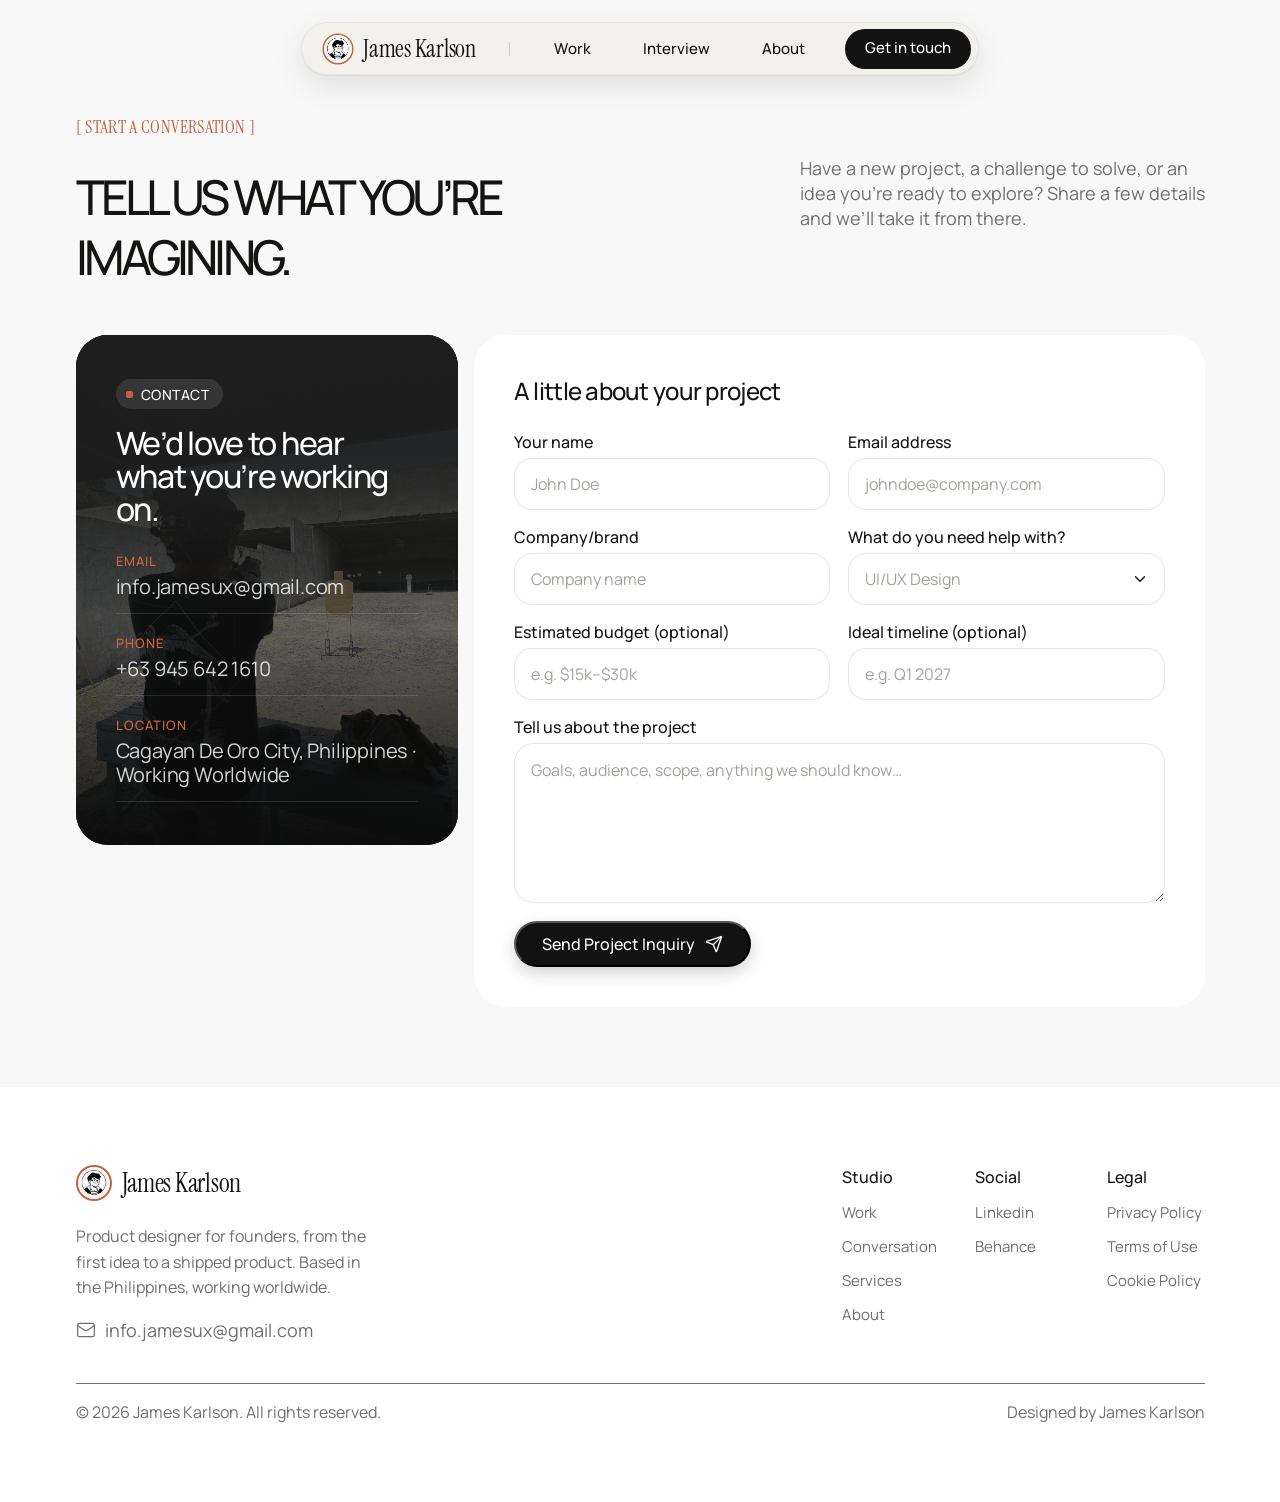
<file: contact.html>
<!DOCTYPE html>
<html lang="en">
<head>
  <meta charset="UTF-8">
  <meta name="viewport" content="width=device-width, initial-scale=1">
  <title>Contact | James Karlson</title>
  <link rel="icon" type="image/png" href="images/favicon.png">
  <meta name="description" content="Tell James about your project: goals, audience, scope, budget and timeline.">

  <link rel="preconnect" href="https://fonts.googleapis.com">
  <link rel="preconnect" href="https://fonts.gstatic.com" crossorigin>
  <link href="https://fonts.googleapis.com/css2?family=Instrument+Serif&family=Manrope:wght@400;500&display=swap" rel="stylesheet">
  <link rel="stylesheet" href="style.css">
</head>
<body>

  <!-- Header -->
  <header class="nav-wrap">
    <nav class="nav" aria-label="Main">
      <a class="nav__brand" href="index.html" aria-label="James Karlson, home">
        <img class="nav__avatar" src="images/avatar.png" alt="" width="28" height="28">
        <span class="nav__name">James Karlson</span>
      </a>
      <span class="nav__divider" aria-hidden="true"></span>
      <ul class="nav__links" id="nav-links">
        <li><a href="index.html#work">Work</a></li>
        <li><a href="index.html#interview">Interview</a></li>
        <li><a href="index.html#about">About</a></li>
        <li class="nav__cta-li"><a href="contact.html">Get in touch</a></li>
      </ul>
      <a class="btn btn--dark nav__cta" href="contact.html">Get in touch</a>
      <button class="nav__toggle" type="button" aria-label="Open menu" aria-expanded="false" aria-controls="nav-links">
        <span></span>
        <span></span>
      </button>
    </nav>
  </header>

  <main id="top">
    <!-- Contact -->
    <section class="contact" id="contact">
      <div class="container">

        <div class="section-head" data-reveal>
          <div class="section-head__main">
            <p class="eyebrow">[ Start a conversation ]</p>
            <h1 class="section-title">Tell us what you’re<br class="br-d"> imagining.</h1>
          </div>
          <p class="section-lead section-head__lead">Have a new project, a challenge to solve, or an idea you’re ready to explore? Share a few details and we’ll take it from there.</p>
        </div>

        <div class="contact__grid">

          <aside class="contact-card" data-reveal>
            <img class="contact-card__bg" src="images/about-photo-1.webp" alt="" width="632" height="828" decoding="async">
            <div class="contact-card__body">
              <span class="contact-card__pill"><i></i>Contact</span>
              <h2 class="contact-card__title">We’d love to hear what you’re working on.</h2>
              <dl class="contact-card__list">
                <div class="contact-card__item"><dt>Email</dt><dd><a href="mailto:info.jamesux@gmail.com">info.jamesux@gmail.com</a></dd></div>
                <div class="contact-card__item"><dt>Phone</dt><dd><a href="tel:+639456421610">+63 945 642 1610</a></dd></div>
                <div class="contact-card__item"><dt>Location</dt><dd>Cagayan De Oro City, Philippines · Working Worldwide</dd></div>
              </dl>
            </div>
          </aside>

          <form class="form-card" id="contact-form" novalidate data-reveal style="--d: 0.1s">
            <h2 class="form-card__title">A little about your project</h2>
            <div class="form__grid">
              <div class="field">
                <label class="field__label" for="name">Your name</label>
                <input class="input" id="name" name="name" type="text" placeholder="John Doe" autocomplete="name" required>
                <p class="field__error" id="err-name" hidden></p>
              </div>
              <div class="field">
                <label class="field__label" for="email">Email address</label>
                <input class="input" id="email" name="email" type="email" placeholder="johndoe@company.com" autocomplete="email" required>
                <p class="field__error" id="err-email" hidden></p>
              </div>
              <div class="field">
                <label class="field__label" for="company">Company/brand</label>
                <input class="input" id="company" name="company" type="text" placeholder="Company name" autocomplete="organization">
              </div>
              <div class="field">
                <label class="field__label" for="service">What do you need help with?</label>
                <div class="select">
                  <select class="input" id="service" name="service">
                    <option>UI/UX Design</option>
                    <option>Product Design</option>
                    <option>Web &amp; App Design</option>
                    <option>UX Research and Audit</option>
                    <option>Something else</option>
                  </select>
                  <svg class="select__icon" width="18" height="18" viewBox="0 0 24 24" fill="none" stroke="currentColor" stroke-width="1.8" stroke-linecap="round" stroke-linejoin="round" aria-hidden="true"><path d="m6 9 6 6 6-6"/></svg>
                </div>
              </div>
              <div class="field">
                <label class="field__label" for="budget">Estimated budget (optional)</label>
                <input class="input" id="budget" name="budget" type="text" placeholder="e.g. $15k–$30k">
              </div>
              <div class="field">
                <label class="field__label" for="timeline">Ideal timeline (optional)</label>
                <input class="input" id="timeline" name="timeline" type="text" placeholder="e.g. Q1 2027">
              </div>
              <div class="field field--full">
                <label class="field__label" for="message">Tell us about the project</label>
                <textarea class="input input--area" id="message" name="message" placeholder="Goals, audience, scope, anything we should know…" required></textarea>
                <p class="field__error" id="err-message" hidden></p>
              </div>
            </div>
            <div class="form__actions">
              <button class="btn btn--dark form__submit" type="submit">Send Project Inquiry <svg width="18" height="18" viewBox="0 0 24 24" fill="none" stroke="currentColor" stroke-width="1.8" stroke-linecap="round" stroke-linejoin="round" aria-hidden="true"><path d="M14.536 21.686a.5.5 0 0 0 .937-.024l6.5-19a.496.496 0 0 0-.635-.635l-19 6.5a.5.5 0 0 0-.024.937l7.93 3.18a2 2 0 0 1 1.112 1.11z"/><path d="m21.854 2.147-10.94 10.939"/></svg></button>
              <p class="form__status" role="status" aria-live="polite"></p>
            </div>
          </form>

        </div>
      </div>
    </section>
  </main>

  <!-- Footer -->
  <footer class="footer">
    <div class="container">

      <div class="footer__top">
        <div class="footer__brandcol">
          <a class="footer__brand" href="index.html" aria-label="James Karlson, home">
            <img class="footer__avatar" src="images/avatar.png" alt="" width="32" height="32" loading="lazy" decoding="async">
            <span class="footer__name">James Karlson</span>
          </a>
          <p class="footer__about">Product designer for founders, from the first idea to a shipped product. Based in the Philippines, working worldwide.</p>
          <a class="footer__mail" href="mailto:info.jamesux@gmail.com">
            <svg width="20" height="20" viewBox="0 0 24 24" fill="none" stroke="currentColor" stroke-width="1.5" stroke-linecap="round" stroke-linejoin="round" aria-hidden="true"><rect x="2" y="4" width="20" height="16" rx="2"/><path d="m22 7-8.97 5.7a1.94 1.94 0 0 1-2.06 0L2 7"/></svg>
            info.jamesux@gmail.com
          </a>
        </div>

        <nav class="footer__nav" aria-label="Footer">
          <div class="footer__col">
            <h3 class="footer__head">Studio</h3>
            <ul class="footer__list">
              <li><a href="index.html#work">Work</a></li>
              <li><a href="index.html#interview">Conversation</a></li>
              <li><a href="index.html#services">Services</a></li>
              <li><a href="index.html#about">About</a></li>
            </ul>
          </div>
          <div class="footer__col">
            <h3 class="footer__head">Social</h3>
            <ul class="footer__list">
              <li><a href="https://www.linkedin.com/" target="_blank" rel="noopener">Linkedin</a></li>
              <li><a href="https://www.behance.net/" target="_blank" rel="noopener">Behance</a></li>
            </ul>
          </div>
          <div class="footer__col">
            <h3 class="footer__head">Legal</h3>
            <ul class="footer__list">
              <li><a href="#">Privacy Policy</a></li>
              <li><a href="#">Terms of Use</a></li>
              <li><a href="#">Cookie Policy</a></li>
            </ul>
          </div>
        </nav>
      </div>

      <div class="footer__bottom">
        <p>© 2026 James Karlson. All rights reserved.</p>
        <p><button class="footer__credit" type="button" aria-label="Designed by James Karlson. Press to send a little ship sailing.">Designed by James Karlson</button></p>
      </div>

    </div>
  </footer>

  <script src="script.js"></script>
</body>
</html>
</file>
<file: style.css>
/* ---------- Tokens (read from the Figma frames) ---------- */
:root {
  --bg: #f8f8f8;
  --surface: #f2f1ed;        /* nav + pill background */
  --text: #141413;
  --text-muted: #6b6b66;
  --text-soft: #6f6f6e;      /* descriptions + section headings */
  --accent: #c4603f;         /* terracotta, check against your Figma hex */
  --dot: #cfcfcb;

  --serif: "Instrument Serif", "Times New Roman", serif;
  --sans: "Manrope", system-ui, -apple-system, "Segoe UI", sans-serif;

  --shadow-soft: 0 10px 30px rgba(0, 0, 0, 0.10), 0 1px 2px rgba(0, 0, 0, 0.06);
  --shadow-small: 0 4px 12px rgba(0, 0, 0, 0.10), 0 1px 2px rgba(0, 0, 0, 0.06);

  /* Hero spacing: change these numbers to loosen or tighten the layout */
  --space-avatar-pill: 44px;   /* avatar to availability pill */
  --space-pill-title: 28px;    /* pill to headline */
  --space-title-sub: 28px;     /* headline to subline */
  --space-sub-buttons: 40px;   /* subline to buttons */

  /* Selected work spacing, measured from your Figma reference */
  --work-head-gap: 38px;       /* heading to the first box */
  --work-row-gap: 30px;        /* between rows of boxes */
  --work-cover-gap: 25px;      /* box to title, in the two-up cards */
  --box-radius: 8px;           /* corner radius of the white boxes */
  --box-stroke: rgba(20, 20, 19, 0.12);   /* stroke on the white boxes: #141413 at 12% */

  /* Selected work + services type */
  --project-title-size: 20px;  /* project and service titles */
  --project-body-size: 17px;   /* project and service descriptions */

  /* New section headers (Conversation + Services & Tools), measured from your Figma frames */
  --head-size: 48px;           /* uppercase heading size */
  --head-leading: 60px;        /* heading line height */
  --head-tracking: -0.08em;    /* tight letter spacing: tune this first if it looks off vs Figma */
}

/* ---------- Base ---------- */
*,
*::before,
*::after { box-sizing: border-box; }

html {
  background: var(--bg);
  scroll-behavior: smooth;
  -webkit-text-size-adjust: 100%;   /* stops iOS from inflating text */
}

body {
  margin: 0;
  background: var(--bg);
  color: var(--text);
  font-family: var(--sans);
  -webkit-font-smoothing: antialiased;
  overflow-x: clip;                 /* no sideways scroll on phones */
}

a { color: inherit; text-decoration: none; }
ul, ol { list-style: none; margin: 0; padding: 0; }
img { display: block; }

:focus-visible {
  outline: 2px solid var(--accent);
  outline-offset: 3px;
}

.container {
  width: min(1129px, calc(100% - 48px));
  margin-inline: auto;
}

.container--wide {
  width: min(1218px, calc(100% - 48px));
}

/* ---------- Buttons ---------- */
.btn {
  display: inline-flex;
  align-items: center;
  gap: 46px;                 /* space between label and arrow */
  height: 40px;
  padding: 0 22px;
  border-radius: 999px;
  font-family: var(--sans);
  font-size: 14px;
  font-weight: 500;
  transition: transform 0.2s ease, background-color 0.2s ease, box-shadow 0.2s ease;
}

.btn--dark {
  background: #121212;
  color: #fff;
}
@media (hover: hover) {
  .btn--dark:hover { background: #2a2a2a; }
}

.btn--light {
  background: #fff;
  color: var(--text);
  box-shadow: var(--shadow-small);
}
@media (hover: hover) {
  .btn--light:hover { transform: translateY(-1px); box-shadow: 0 6px 16px rgba(0, 0, 0, 0.12); }
}

.btn svg { transition: transform 0.3s ease; }
@media (hover: hover) {
  .btn:hover svg { transform: translate(2px, -2px); }
}

/* ---------- Letter roll on hover (buttons + nav links) ---------- */
.roll { display: inline-flex; }

.roll__char {
  display: inline-flex;
  flex-direction: column;
  height: 1.25em;
  line-height: 1.25;
  overflow: hidden;
}

.roll__char > span {
  display: block;
  flex-shrink: 0;
  height: 1.25em;
  transition: transform 0.45s cubic-bezier(0.22, 0.61, 0.36, 1);
  transition-delay: calc(var(--i) * 18ms);
}

a:focus-visible .roll__char > span {
  transform: translateY(-100%);
}
@media (hover: hover) {
  a:hover .roll__char > span {
  transform: translateY(-100%);
}
}

/* ---------- Header ---------- */
.nav-wrap {
  position: sticky;
  top: 0;
  z-index: 10;
  display: flex;
  justify-content: center;
  padding: 22px 16px 0;
  pointer-events: none;      /* only the pill itself takes clicks */
}

.nav {
  pointer-events: auto;
  display: flex;
  align-items: center;
  gap: 16px;
  height: 53px;
  padding: 0 7px 0 22px;
  background: var(--surface);
  border: 1px solid rgba(0, 0, 0, 0.05);
  border-radius: 999px;
  box-shadow: var(--shadow-soft);
}

.nav__brand {
  display: flex;
  align-items: center;
  gap: 11px;
}

.nav__avatar {
  width: 28px;
  height: 28px;
  border-radius: 50%;
  box-shadow: 0 0 0 1.5px var(--accent);
}

.nav__name {
  font-family: var(--serif);
  font-size: 24px;
  line-height: 1;
  letter-spacing: -0.01em;
  white-space: nowrap;
}

.nav__divider {
  width: 1px;
  height: 14px;
  background: rgba(0, 0, 0, 0.15);
  margin: 0 4px 0 17px;
}

.nav__links {
  display: flex;
  align-items: center;
  gap: 4px;
}

.nav__links a {
  display: block;
  padding: 8px 24px;
  font-family: var(--sans);
  font-size: 15px;
  font-weight: 500;
  color: var(--text);
  border-radius: 999px;
  transition: background-color 0.2s ease;
}
@media (hover: hover) {
  .nav__links a:hover { background: rgba(0, 0, 0, 0.06); }
}

.nav__cta {
  gap: 0;
  height: 40px;
  padding: 0 20px;
  font-family: var(--sans);
  font-size: 15px;
  font-weight: 500;
  margin-left: 0;
}

/* ---------- Mobile menu button (hidden on desktop) ---------- */
.nav__toggle { display: none; }
.nav__cta-li { display: none; }

/* ---------- Hero ---------- */
.hero {
  position: relative;
  min-height: 100vh;
  min-height: 100svh;        /* correct height on phones with a moving address bar */
  margin-top: -75px;         /* tuck under the sticky header */
  display: flex;
  align-items: center;
  justify-content: center;
  padding: 150px 24px 100px;
  overflow: hidden;
}

/* dot grid that fades out toward the edges */
.hero__dots {
  position: absolute;
  inset: 0;
  background-image: radial-gradient(circle, var(--dot) 1.3px, transparent 1.6px);
  background-size: 40px 40px;
  background-position: center;
  -webkit-mask-image: radial-gradient(ellipse 60% 55% at 50% 50%, #000 20%, transparent 100%);
          mask-image: radial-gradient(ellipse 60% 55% at 50% 50%, #000 20%, transparent 100%);
}

.hero__inner {
  position: relative;
  display: flex;
  flex-direction: column;
  align-items: center;
  text-align: center;
}

/* ---------- Avatar + tooltip ---------- */
.hero__avatar-wrap {
  position: relative;
  border-radius: 50%;
  cursor: pointer;
}

.hero__avatar {
  width: 165px;
  height: 165px;
  border-radius: 50%;
  object-fit: cover;
  transition: transform 0.5s cubic-bezier(0.34, 1.56, 0.64, 1);
}

.hero__avatar-wrap:focus-visible .hero__avatar {
  transform: scale(1.05) rotate(-3deg);
}
@media (hover: hover) {
  .hero__avatar-wrap:hover .hero__avatar {
  transform: scale(1.05) rotate(-3deg);
}
}

.tooltip {
  position: absolute;
  left: 50%;
  bottom: calc(100% + 14px);
  display: flex;
  align-items: center;
  height: 30px;
  padding: 0 16px;
  background: #141414;
  color: #fff;
  font-size: 13px;
  font-weight: 500;
  white-space: nowrap;
  border-radius: 999px;
  opacity: 0;
  pointer-events: none;
  transform: translate(-50%, 6px) scale(0.9);
  transform-origin: 50% 100%;
  transition: opacity 0.2s ease, transform 0.35s cubic-bezier(0.34, 1.56, 0.64, 1);
}

.tooltip::after {
  content: "";
  position: absolute;
  left: 50%;
  top: 100%;
  width: 10px;
  height: 6px;
  margin-left: -5px;
  background: #141414;
  clip-path: polygon(0 0, 100% 0, 50% 100%);
}

.hero__avatar-wrap:focus-visible .tooltip {
  opacity: 1;
  transform: translate(-50%, 0) scale(1);
}
@media (hover: hover) {
  .hero__avatar-wrap:hover .tooltip {
  opacity: 1;
  transform: translate(-50%, 0) scale(1);
}
}

/* ---------- Availability pill ---------- */
.pill {
  display: inline-flex;
  align-items: center;
  gap: 10px;
  margin-top: var(--space-avatar-pill);
  height: 30px;
  padding: 0 18px 0 12px;
  background: var(--surface);
  border-radius: 999px;
  box-shadow: var(--shadow-small);
  font-size: 13px;
}

.pill__dot {
  position: relative;
  width: 10px;
  height: 10px;
  border-radius: 50%;
  background: #22b45e;
  box-shadow: 0 0 8px rgba(34, 180, 94, 0.6);
}

.pill__dot::after {
  content: "";
  position: absolute;
  inset: 0;
  border-radius: 50%;
  background: #22b45e;
  animation: availability-pulse 2s ease-out infinite;
}

@keyframes availability-pulse {
  0%   { transform: scale(1); opacity: 0.6; }
  100% { transform: scale(3); opacity: 0; }
}

.pill__name { font-weight: 500; }

.pill__sep {
  flex-shrink: 0;
  width: 1px;
  height: 14px;
  background: #c9c6bd;
}

.pill__pin { color: var(--text); }
.pill__place { color: var(--text-muted); }

/* ---------- Heading ---------- */
.hero__title {
  margin: var(--space-pill-title) 0 0;
  font-family: var(--serif);
  font-weight: 400;
  font-size: clamp(40px, 5vw, 64px);
  line-height: 1.1;
  letter-spacing: -0.02em;
}

.accent { color: var(--accent); }

.word {
  display: inline-block;
  overflow: hidden;
  vertical-align: top;
  padding: 0.08em 0.02em 0.14em;
  margin: -0.08em -0.02em -0.14em;
}

.word__in { display: inline-block; }

.hero__sub {
  margin: var(--space-title-sub) 0 0;
  font-size: 15px;
  line-height: 1.5;
  color: var(--text-muted);
}

.hero__actions {
  display: flex;
  align-items: center;
  gap: 8px;
  margin-top: var(--space-sub-buttons);
}

/* ---------- Section headings ---------- */
/* Small bracket label above the heading, e.g. [ THE CONVERSATION ] */
.eyebrow {
  margin: 0;
  font-family: var(--serif);
  font-size: 18px;
  line-height: 24px;
  letter-spacing: 0.02em;
  text-transform: uppercase;
  color: var(--accent);
}

/* Uppercase Manrope heading used by Conversation + Services & Tools */
.section-title {
  margin: 28px 0 0;
  font-family: var(--sans);
  font-weight: 500;
  font-size: var(--head-size);
  line-height: var(--head-leading);
  letter-spacing: var(--head-tracking);
  text-transform: uppercase;
  color: var(--text);
}

.section-lead {
  margin: 24px 0 0;
  font-family: var(--sans);
  font-weight: 400;
  font-size: 18px;
  line-height: 25px;
  color: var(--text-soft);
}

/* Services & Tools: label + heading on the left, body text on the right */
.section-head {
  display: flex;
  align-items: flex-start;
  justify-content: space-between;
  gap: 24px 48px;
}

.section-head__lead {
  max-width: 405px;
  margin: 41px 0 0;
}

/* Selected Works: heading left, body text on the right, level with the middle of the heading */
.section-head--split {
  display: grid;
  grid-template-columns: minmax(0, 1fr) 405px;
  align-items: center;
}
.section-head--split .eyebrow        { grid-column: 1; grid-row: 1; }
.section-head--split .section-title  { grid-column: 1; grid-row: 2; }
.section-head--split .section-lead   { grid-column: 2; grid-row: 2; margin: 28px 0 0; }

/* ---------- Selected work ---------- */
.work {
  padding: 85px 0 80px;
  scroll-margin-top: 40px;
}

/* The white box from Figma: white fill, 8px corners, 1px stroke, cover + shadow inside */
.project__box {
  position: relative;
  display: block;
  background: #fff;
  border-radius: var(--box-radius);
  overflow: hidden;
  transition: transform 0.5s cubic-bezier(0.22, 0.61, 0.36, 1);
}

.project__box img {
  width: 100%;
  height: auto;
}

/* the stroke sits on top of the image, inside the box edge, so the box size never changes */
.project__box::after {
  content: "";
  position: absolute;
  inset: 0;
  border: 1px solid var(--box-stroke);
  border-radius: inherit;
  pointer-events: none;
}

@media (hover: hover) {
  .project__box:hover { transform: translateY(-6px); }
}

/* Project text: titles are Manrope Medium 20, body is Manrope Medium 17 */
.project__name {
  margin: 0;
  font-family: var(--sans);
  font-weight: 500;
  font-size: var(--project-title-size);
  line-height: 1.28;
  letter-spacing: -0.02em;
  color: var(--text);
}

.project__desc {
  margin: 16px 0 0;
  font-family: var(--sans);
  font-weight: 500;
  font-size: var(--project-body-size);
  line-height: 1.6;
  color: var(--text-soft);
}

.project__tags {
  display: flex;
  flex-wrap: wrap;
  gap: 8px;
  margin-top: 14px;
}

.project__tags li {
  display: inline-flex;
  align-items: center;
  height: 31px;
  padding: 0 12px;
  border: 1px solid #e3e3e3;
  border-radius: 999px;
  font-size: 12px;
  font-weight: 500;
  letter-spacing: 0.01em;
  text-transform: uppercase;
  color: #595958;
}

/* Layout: first project, box 688 + gap 56 + text 385 = 1129 */
.project--feature {
  display: grid;
  grid-template-columns: minmax(0, 688fr) minmax(0, 385fr);
  column-gap: 56px;
  align-items: center;
  margin-top: 48px;
}

.project--feature .project__desc { margin-top: 19px; }

/* Layout: two per row, box 540 + gap 49 + box 540 = 1129 */
.work__grid {
  display: grid;
  grid-template-columns: repeat(2, minmax(0, 1fr));
  column-gap: 49px;
  row-gap: var(--work-row-gap);
  margin-top: var(--work-row-gap);
}

.work__grid .project__info { margin-top: var(--work-cover-gap); }

/* ---------- The Conversation ---------- */
.convo {
  padding: 80px 0;
  scroll-margin-top: 40px;
}

/* left column 498 + right column 720 = 1218 */
.convo__grid {
  display: grid;
  grid-template-columns: minmax(0, 498fr) minmax(0, 720fr);
  align-items: start;
}


.convo__intro .section-lead { max-width: 460px; }

/* Avatar: same tilt as the hero avatar */
.convo__avatar {
  display: block;
  width: 186px;
  height: 186px;
  margin: 40px 0 0 12px;
  border-radius: 50%;
  cursor: pointer;
}

.convo__avatar img {
  width: 100%;
  height: 100%;
  border-radius: 50%;
  object-fit: cover;
  transition: transform 0.5s cubic-bezier(0.34, 1.56, 0.64, 1);
}

.convo__avatar:focus-visible img {
  transform: scale(1.05) rotate(-3deg);
}
@media (hover: hover) {
  .convo__avatar:hover img {
  transform: scale(1.05) rotate(-3deg);
}
}

/* Chat bubbles */
.chat {
  display: flex;
  flex-direction: column;
  gap: 8.5px;
}

.bubble { width: min(590px, 100%); }

.bubble--founder {
  background: #fff;
  border-radius: 20px 20px 20px 6px;
  padding: 17px 20px 15.5px;
}

.bubble--james {
  margin-left: auto;                 /* right aligned, 130px narrower than the column */
  width: min(590px, calc(100% - 130px));
  background: #e7e7e6;
  border-radius: 20px 20px 6px 20px;
  padding: 15px 20px 13px;
}

.bubble__who {
  display: block;
  font-size: 15.5px;
  font-weight: 500;
  line-height: 1.3;
  color: var(--text);
}

.bubble__q {
  margin: 7px 0 0;
  font-family: var(--serif);
  font-size: 28px;
  line-height: 1.1;
  color: var(--accent);
}

.bubble__a {
  margin: 7px 0 0;
  font-size: 17px;
  line-height: 26px;
  color: var(--text);
}

/* ---------- Services ---------- */
.services {
  position: relative;
  padding: 80px 0 100px;
  scroll-margin-top: 40px;
}

.art-defs { position: absolute; }

/* three cards in a row, each with a layered illustration panel */
.services__grid {
  display: grid;
  grid-template-columns: repeat(3, minmax(0, 1fr));
  gap: 24px;
  margin-top: 48px;
}

.service {
  padding: 12px 12px 22px;
  background: #fff;
  border: 1px solid var(--box-stroke);
  border-radius: 20px;
}

.service__art {
  margin-bottom: 22px;
  background: #f2f1ed;
  border-radius: 14px;
  overflow: hidden;
}

.service__art { position: relative; }
.service__art::after { content: ""; position: absolute; inset: auto 0 0 0; height: 22%; background: linear-gradient(to bottom, rgba(242, 241, 237, 0), #f2f1ed); pointer-events: none; }
.service__art svg { display: block; width: 100%; height: auto; }

/* drawing styles: thin dark outlines, warm grays, one terracotta accent */
.service__art .ln { fill: none; stroke: #2b2b29; stroke-width: 1; stroke-linecap: round; stroke-linejoin: round; vector-effect: non-scaling-stroke; }
.service__art .lt { stroke: #cfcec9; }
.service__art .fw { fill: #fff; }
.service__art .gb { fill: #e8e7e2; }
.service__art .gd { fill: #d3d2cc; }
.service__art .ga { fill: rgba(196, 96, 63, 0.16); stroke: #c4603f; }
.service__art .ac { fill: #c4603f; }
.service__art .dk { fill: #141413; }
.service__art .cn { fill: none; stroke: #c4603f; stroke-width: 1; stroke-dasharray: 2 3; vector-effect: non-scaling-stroke; }
.service__art .L { filter: drop-shadow(0 6px 5px rgba(20, 20, 19, 0.1)); }
.service__art .mv.w-l { transform: rotate(-9deg); transform-origin: 92px 176px; }
.service__art .mv.w-r { transform: rotate(9deg); transform-origin: 244px 176px; }
.service__art .sel, .service__art .scan { opacity: 0; }
.service__art .rp { opacity: 0; transform-box: fill-box; transform-origin: center; }
.service__art .bx { fill: #c4603f; opacity: 0; }
.service__art .tk { stroke-dasharray: 10; stroke-dashoffset: 10; }
.service__art .hp, .service__art .pin { transform-box: fill-box; transform-origin: center; }

.service__name {
  margin: 0 12px;
  font-family: var(--sans);
  font-weight: 500;
  font-size: var(--project-title-size);
  line-height: 1.28;
  letter-spacing: -0.02em;
  color: var(--text);
}

.service__desc {
  margin: 12px 12px 0;
  font-family: var(--sans);
  font-weight: 500;
  font-size: var(--project-body-size);
  line-height: 1.6;
  color: var(--text-soft);
}

/* ---------- Load-in motion ---------- */
.js .hero__inner > * {
  opacity: 0;
  transform: translateY(14px);
  animation: rise 0.7s cubic-bezier(0.22, 0.61, 0.36, 1) forwards;
}
.js .hero__inner > :nth-child(1) { animation-delay: 0.05s; }
.js .hero__inner > :nth-child(2) { animation-delay: 0.15s; }
.js .hero__inner > :nth-child(3) { animation-delay: 0.25s; }
.js .hero__inner > :nth-child(4) { animation-delay: 0.35s; }
.js .hero__inner > :nth-child(5) { animation-delay: 0.45s; }

@keyframes rise {
  to { opacity: 1; transform: none; }
}

/* the heading handles its own motion, so skip the group fade-up */
.js .hero__title:not(.is-ready) { visibility: hidden; }

.js .hero__inner > .hero__title {
  animation: none;
  opacity: 1;
  transform: none;
}

.js .hero__title .word__in {
  transform: translateY(110%);
  animation: word-up 0.9s cubic-bezier(0.22, 0.61, 0.36, 1) forwards;
  animation-delay: calc(0.25s + var(--i) * 70ms);
}

@keyframes word-up {
  to { transform: none; }
}

/* scroll reveal for work, conversation, services */
.js [data-reveal] {
  opacity: 0;
  transform: translateY(24px);
  transition: opacity 0.8s cubic-bezier(0.22, 0.61, 0.36, 1),
              transform 0.8s cubic-bezier(0.22, 0.61, 0.36, 1);
  transition-delay: var(--d, 0s);
}

.js [data-reveal].is-visible {
  opacity: 1;
  transform: none;
}

/* ---------- Reduced motion ---------- */
@media (prefers-reduced-motion: reduce) {
  html { scroll-behavior: auto; }
  .js .hero__inner > * { animation: none; opacity: 1; transform: none; }
  .js .hero__title .word__in { animation: none; transform: none; }
  .js [data-reveal] { opacity: 1; transform: none; transition: none; }
  .pill__dot::after { animation: none; }
  .btn,
  .roll__char > span,
  .hero__avatar,
  .tooltip,
  .project__box,
  .service__art svg,
  .convo__avatar img { transition: none; }
}

/* ---------- Tablet / small laptop: smaller headings so nothing wraps awkwardly ---------- */
@media (max-width: 1100px) {
  :root { --head-size: 40px; --head-leading: 50px; }
  .section-head--split { grid-template-columns: minmax(0, 1fr) 340px; }
  .section-head__lead { max-width: 340px; }
}

/* ---------- Responsive placeholder (until your mobile frame exists) ---------- */
@media (max-width: 900px) {
  :root {
    --work-head-gap: 24px;
    --work-row-gap: 24px;
    --work-cover-gap: 8px;
  }

  .work { padding: 70px 0 70px; }
    .section-title { font-size: 34px; line-height: 1.2; margin-top: 20px; }
  .section-lead { font-size: 16px; line-height: 23px; }
  .br-d { display: none; }
  .section-head { flex-direction: column; }
  .section-head--split { grid-template-columns: minmax(0, 1fr); }
  .section-head--split .section-lead { grid-column: 1; grid-row: 3; margin-top: 16px; }
  .section-head__lead { max-width: none; margin-top: 0; }

  .project--feature { grid-template-columns: minmax(0, 1fr); row-gap: 8px; margin-top: 32px; }

  .work__grid { grid-template-columns: minmax(0, 1fr); row-gap: 48px; }

  .convo { padding: 70px 0; }
  .convo__grid { grid-template-columns: minmax(0, 1fr); row-gap: 40px; }
  .convo__intro .section-lead { max-width: none; }
  .convo__avatar { width: 140px; height: 140px; margin-left: 0; }
  .bubble--james { width: min(590px, 88%); }
  .bubble__q { font-size: 24px; }

  .services { padding: 70px 0 80px; }
  .services__grid { grid-template-columns: repeat(2, minmax(0, 1fr)); margin-top: 32px; }
  .service { grid-column: span 1; }
  .service:last-child { grid-column: span 2; }
}

@media (max-width: 720px) {
  :root {
    --space-avatar-pill: 32px;
    --space-pill-title: 22px;
    --space-title-sub: 22px;
    --space-sub-buttons: 32px;
  }

  .services__grid { grid-template-columns: minmax(0, 1fr); }
  .service:last-child { grid-column: span 1; }

  .nav { gap: 10px; padding-left: 14px; }
  .nav__name { font-size: 20px; }
  .nav { position: relative; }
  .nav__divider { display: none; }

  /* hamburger button */
  .nav__toggle {
    position: relative;
    display: block;
    flex-shrink: 0;
    width: 40px;
    height: 40px;
    margin-left: 2px;
    padding: 0;
    border: 0;
    border-radius: 50%;
    background: rgba(0, 0, 0, 0.06);
    cursor: pointer;
    transition: background-color 0.2s ease;
  }
  @media (hover: hover) {
    .nav__toggle:hover { background: rgba(0, 0, 0, 0.1); }
  }
  .nav__toggle span {
    position: absolute;
    left: 12px;
    width: 16px;
    height: 1.5px;
    border-radius: 2px;
    background: var(--text);
    transition: transform 0.3s ease, top 0.3s ease;
  }
  .nav__toggle span:nth-child(1) { top: 16px; }
  .nav__toggle span:nth-child(2) { top: 23px; }
  .nav.is-open .nav__toggle span:nth-child(1) { top: 19.5px; transform: rotate(45deg); }
  .nav.is-open .nav__toggle span:nth-child(2) { top: 19.5px; transform: rotate(-45deg); }

  /* dropdown panel under the nav pill */
  .nav__links {
    position: absolute;
    top: calc(100% + 10px);
    left: 0;
    right: 0;
    display: none;
    flex-direction: column;
    align-items: stretch;
    gap: 2px;
    padding: 8px;
    background: var(--surface);
    border: 1px solid rgba(0, 0, 0, 0.05);
    border-radius: 24px;
    box-shadow: var(--shadow-soft);
  }
  .nav.is-open .nav__links { display: flex; }
  .nav__links a { padding: 14px 16px; font-size: 16px; }
  .nav__cta { margin-left: 8px; }

  .hero { padding: 130px 20px 80px; }
  .hero__avatar { width: 120px; height: 120px; }
  .hero__title br { display: none; }
  .hero__actions { flex-direction: column; width: 100%; max-width: 260px; }
  .hero__actions .btn { width: 100%; justify-content: center; gap: 12px; }
}

/* ---------- About me ---------- */
:root {
  --card-radius: 28px;
  --chip: #f2f2f1;           /* pills, chips and tool tiles */
}

.about {
  padding: 60px 0 120px;
  scroll-margin-top: 40px;
}

.about__rows {
  display: grid;
  gap: 24px;
  margin-top: 48px;
}

/* row 1: 669 + 24 + 435 = 1128, row 2: 357 + 24 + 406 + 24 + 316 = 1127 */
.about__row { display: grid; gap: 24px; }
.about__row--top    { grid-template-columns: minmax(0, 669fr) minmax(0, 435fr); }
.about__row--bottom { grid-template-columns: minmax(0, 357fr) minmax(0, 406fr) minmax(0, 316fr); }

.about-card {
  min-width: 0;
  display: flex;
  flex-direction: column;
  min-height: 414px;
  margin: 0;
  padding: 25px;
  background: #fff;
  border-radius: var(--card-radius);
}

.about-card--bio { min-height: 416px; }

/* Bio card */
.about__avatar {
  display: block;
  width: 74px;
  height: 74px;
  margin: 3px 0 0 5px;
  border-radius: 50%;
}

.about__chips {
  display: flex;
  flex-wrap: wrap;
  gap: 12px;
  margin-top: auto;
  padding-top: 24px;
}

.chip {
  display: inline-flex;
  align-items: center;
  height: 41px;
  padding: 0 16px;
  background: var(--chip);
  border-radius: 999px;
  font-size: 16px;
  font-weight: 500;
  letter-spacing: -0.01em;
  color: var(--text);
}

.about__bio {
  margin: 25px 0 0;
  font-family: var(--sans);
  font-weight: 500;
  font-size: var(--bio-size, 24px);
  line-height: 36px;
  letter-spacing: var(--bio-tracking, -0.04em);   /* tune if it wraps differently from Figma */
  color: var(--text-soft);
}

/* Pills (How I work + What guides my work) */
.points {
  display: flex;
  flex-direction: column;
  gap: 12px;
}

.point {
  display: flex;
  align-items: center;
  gap: 12px;
  min-height: 51px;
  padding: 10px 15px;
  background: var(--chip);
  border-radius: 999px;
  font-size: 16px;
  font-weight: 500;
  letter-spacing: -0.01em;
  color: var(--text);
}

.point svg { flex-shrink: 0; }

/* Card text pinned to the bottom */
.about-card__text {
  margin-top: auto;
  padding-top: 36px;
}

.card-title {
  margin: 0;
  font-family: var(--sans);
  font-weight: 500;
  font-size: var(--project-title-size);
  line-height: 1.28;
  letter-spacing: -0.02em;
  color: var(--text);
}

.card-text {
  margin: 12px 0 0;
  font-family: var(--sans);
  font-weight: 500;
  font-size: 15px;
  line-height: 24px;
  color: var(--text-soft);
}

/* Photo card */
/* Photo card: two photos crossfade (photo 2 fades in over photo 1, then back out) */
.about-card--photo { position: relative; padding: 0; overflow: hidden; }
.about-card--photo .photo {
  position: absolute;
  inset: 0;
  width: 100%;
  height: 100%;
  object-fit: cover;
}
.photo--2 {
  opacity: 0;
  animation: photo-swap 10s ease-in-out infinite;   /* total loop time: each photo shows about 5s */
}
@keyframes photo-swap {
  0%, 40%   { opacity: 0; }
  50%, 90%  { opacity: 1; }
  100%      { opacity: 0; }
}

/* Daily Toolbox: two rows of tiles sliding in opposite directions */
.marquee {
  min-width: 0;
  max-width: 100%;
  display: flex;
  flex-direction: column;
  gap: 12px;
  overflow: hidden;          /* hard clip at the card padding, like the design */
}

.marquee__row {
  display: flex;
  width: max-content;
  will-change: transform;
  animation: marquee-slide 36s linear infinite;
}

.marquee__row--b {
  animation-duration: 30s;
  animation-direction: reverse;
}

@media (hover: hover) {
  .marquee:hover .marquee__row { animation-play-state: paused; }
}

.marquee__list {
  display: flex;
  gap: 16px;
  padding-right: 16px;       /* keeps the gap between the two copies equal to the tile gap */
}

.marquee__tile {
  display: grid;
  place-items: center;
  flex-shrink: 0;
  width: 66px;
  height: 66px;
  background: var(--chip);
  border-radius: 16px;
}

.marquee__tile img {
  width: 30px;
  height: 30px;
  object-fit: contain;
}

@keyframes marquee-slide {
  to { transform: translateX(-50%); }
}

@media (prefers-reduced-motion: reduce) {
  .marquee__row { animation: none; }
  .photo--2 { animation: none; }
}

@media (max-width: 1000px) {
  .about__row--top { grid-template-columns: minmax(0, 1fr); }
  .about__row--bottom { grid-template-columns: repeat(2, minmax(0, 1fr)); }
  .about-card--bio { min-height: 0; }
  .about-card--photo { grid-column: 1 / -1; min-height: 380px; }
}

@media (max-width: 900px) {
  .about { padding: 40px 0 80px; }
  .about__rows { margin-top: 32px; }
  .about-card__text { padding-top: 32px; }
  .about__chips { padding-top: 48px; }
}

@media (max-width: 720px) {
  .about__row--bottom { grid-template-columns: minmax(0, 1fr); }
  .about-card--photo { grid-column: auto; }
  .about__bio { font-size: 22px; line-height: 32px; }
}

@media (max-width: 480px) {
  .about-card { padding: 20px; }
  .about__bio { font-size: 20px; line-height: 30px; }
  .section-title { font-size: 30px; }
  .eyebrow { font-size: 11px; }
  .project__name,
  .service__name { font-size: 19px; }
  .project__desc,
  .service__desc { font-size: 16px; }
}

/* ---------- Footer (measured from the Figma frame) ---------- */
.footer { padding: 80px 0; background: #fff; }

.footer__top {
  display: flex;
  align-items: flex-start;
  justify-content: space-between;
  gap: 48px;
}

.footer__brand {
  display: inline-flex;
  align-items: center;
  gap: 12px;
}

.footer__avatar {
  width: 32px;
  height: 32px;
  margin-left: 2px;                  /* keeps the 2px ring inside the container edge */
  border-radius: 50%;
  box-shadow: 0 0 0 2px var(--accent);
}

.footer__name {
  font-family: var(--serif);
  font-size: 26px;
  line-height: 1;
  letter-spacing: -0.01em;
  white-space: nowrap;
  color: var(--text);
}

.footer__about {
  max-width: 305px;
  margin: 20px 0 0;
  font-family: var(--sans);
  font-weight: 400;
  font-size: 16px;
  line-height: 25.5px;
  color: var(--text-soft);
}

/* email line under the description */
.footer__mail {
  display: inline-flex;
  align-items: center;
  gap: 9px;
  margin-top: 17px;
  font-family: var(--sans);
  font-weight: 400;
  font-size: 18px;
  line-height: 24px;
  color: var(--text-soft);
  transition: color 0.2s ease;
}
@media (hover: hover) {
  .footer__mail:hover { color: var(--text); }
}
.footer__mail svg { flex-shrink: 0; }

/* three link columns: Studio 133, Social 132, Legal 98 */
.footer__nav {
  display: grid;
  grid-template-columns: 133px 132px 98px;
  flex-shrink: 0;
}

.footer__head {
  margin: 0 0 14px;
  font-family: var(--sans);
  font-weight: 500;
  font-size: 16px;
  line-height: 20px;
  color: var(--text);
}

.footer__list {
  display: flex;
  flex-direction: column;
  gap: 12px;
}

.footer__list a {
  font-family: var(--sans);
  font-weight: 400;
  font-size: 15px;
  line-height: 20px;
  color: var(--text-soft);
  transition: color 0.2s ease;
}
@media (hover: hover) {
  .footer__list a:hover { color: var(--text); }
}

.footer__bottom {
  display: flex;
  flex-wrap: wrap;
  justify-content: space-between;
  gap: 8px 24px;
  margin-top: 38px;
  padding-top: 18px;
  border-top: 1px solid var(--text-soft);
}

.footer__bottom p {
  margin: 0;
  font-family: var(--sans);
  font-weight: 400;
  font-size: 16px;
  line-height: 20px;
  color: var(--text-soft);
}

@media (max-width: 900px) {
  .footer { padding: 64px 0; }
  .footer__top { flex-direction: column; gap: 40px; }
  .footer__nav { grid-template-columns: repeat(3, auto); justify-content: start; column-gap: 40px; }
}

@media (max-width: 720px) {
  .footer__list { gap: 4px; }
  .footer__list a { display: inline-block; padding: 4px 0; }
  .footer__nav { grid-template-columns: repeat(2, minmax(0, 1fr)); row-gap: 32px; }
  .footer__bottom { flex-direction: column; }
}

@media (max-width: 420px) {
  .nav__cta { display: none; }
  .nav__cta-li { display: block; }
  .nav__cta-li a {
    margin-top: 4px;
    background: #121212;
    color: #fff;
    text-align: center;
  }
  @media (hover: hover) {
    .nav__cta-li a:hover { background: #2a2a2a; }
  }
}

/* ---------- Services: each card has its own motion (hover on desktop, scroll into view on touch) ---------- */
@media (prefers-reduced-motion: no-preference) {
  .service__art .mv, .service__art .cur, .service__art .sel, .service__art .rp, .service__art .bx, .service__art .tk, .service__art .scan {
    transition: transform 0.8s cubic-bezier(0.22, 0.9, 0.3, 1), opacity 0.5s ease, stroke-dashoffset 0.5s ease 0.35s;
  }
}

@media (hover: hover) and (prefers-reduced-motion: no-preference) {
  .service:hover .service__art .m-phone { transform: translate(6px, -4px); }
  .service:hover .service__art .m-sched { transform: translate(-9px, -5px); }
  .service:hover .service__art .m-chat { transform: translate(-4px, -9px); }
  .service:hover .service__art .m-todo { transform: translate(5px, 9px); }
  .service:hover .service__art .m-perf { transform: translate(9px, 6px); }
  .service:hover .service__art .c1 { transform: translate(-8px, -28px); }
  .service:hover .service__art .sel { opacity: 1; transition-delay: 0.45s; }
  .service:hover .service__art .bx { opacity: 1; transition-delay: 0.5s; }
  .service:hover .service__art .tk { stroke-dashoffset: 0; }
  .service:hover .service__art .w-l { transform: rotate(-11deg) translate(-1px, 2px); }
  .service:hover .service__art .w-r { transform: rotate(11deg) translate(1px, 2px); }
  .service:hover .service__art .ctr { transform: translateY(-5px); }
  .service:hover .service__art .ph2 { transform: translateY(-9px); }
  .service:hover .service__art .c2 { transform: translate(-24px, -22px); }
  .service:hover .service__art .rp { animation: svc-ripple 1.4s ease-out 0.8s infinite; }
  .service:hover .service__art .scan { opacity: 1; animation: svc-sweep 1.8s ease-in-out infinite; }
  .service:hover .service__art .hp { animation: svc-pulse 1.1s ease-in-out infinite alternate; }
  .service:hover .service__art .h2 { animation-delay: 0.2s; }
  .service:hover .service__art .h3 { animation-delay: 0.4s; }
  .service:hover .service__art .pin { animation: svc-drop 0.7s cubic-bezier(0.34, 1.56, 0.64, 1) both; }
  .service:hover .service__art .p2 { animation-delay: 0.25s; }
}

@media (hover: none) and (prefers-reduced-motion: no-preference) {
  .service.is-live .service__art .m-phone { transform: translate(6px, -4px); }
  .service.is-live .service__art .m-sched { transform: translate(-9px, -5px); }
  .service.is-live .service__art .m-chat { transform: translate(-4px, -9px); }
  .service.is-live .service__art .m-todo { transform: translate(5px, 9px); }
  .service.is-live .service__art .m-perf { transform: translate(9px, 6px); }
  .service.is-live .service__art .c1 { transform: translate(-8px, -28px); }
  .service.is-live .service__art .sel { opacity: 1; transition-delay: 0.45s; }
  .service.is-live .service__art .bx { opacity: 1; transition-delay: 0.5s; }
  .service.is-live .service__art .tk { stroke-dashoffset: 0; }
  .service.is-live .service__art .w-l { transform: rotate(-11deg) translate(-1px, 2px); }
  .service.is-live .service__art .w-r { transform: rotate(11deg) translate(1px, 2px); }
  .service.is-live .service__art .ctr { transform: translateY(-5px); }
  .service.is-live .service__art .ph2 { transform: translateY(-9px); }
  .service.is-live .service__art .c2 { transform: translate(-24px, -22px); }
  .service.is-live .service__art .rp { animation: svc-ripple 1.4s ease-out 0.8s infinite; }
  .service.is-live .service__art .scan { opacity: 1; animation: svc-sweep 1.8s ease-in-out infinite; }
  .service.is-live .service__art .hp { animation: svc-pulse 1.1s ease-in-out infinite alternate; }
  .service.is-live .service__art .h2 { animation-delay: 0.2s; }
  .service.is-live .service__art .h3 { animation-delay: 0.4s; }
  .service.is-live .service__art .pin { animation: svc-drop 0.7s cubic-bezier(0.34, 1.56, 0.64, 1) both; }
  .service.is-live .service__art .p2 { animation-delay: 0.25s; }
}

@keyframes svc-ripple { 0% { opacity: 0.9; transform: scale(0.3); } 100% { opacity: 0; transform: scale(1.5); } }
@keyframes svc-sweep { 0% { transform: translateX(0); } 100% { transform: translateX(136px); } }
@keyframes svc-pulse { from { transform: scale(0.9); } to { transform: scale(1.2); } }
@keyframes svc-drop { 0% { opacity: 0; transform: translateY(-14px); } 100% { opacity: 1; transform: none; } }


/* ---------- Conversation: James "types" before each answer ---------- */
.bubble--james { position: relative; }

.typing {
  position: absolute;
  left: 20px;
  top: 52px;
  display: none;
  align-items: center;
  gap: 5px;
}

.typing i {
  width: 7px;
  height: 7px;
  border-radius: 50%;
  background: #9b9b97;
  animation: typing-bounce 1s ease-in-out infinite;
}
.typing i:nth-child(2) { animation-delay: 0.15s; }
.typing i:nth-child(3) { animation-delay: 0.3s; }

@keyframes typing-bounce {
  0%, 60%, 100% { transform: translateY(0); opacity: 0.5; }
  30%           { transform: translateY(-5px); opacity: 1; }
}

.bubble__a { transition: opacity 0.35s ease; }
.js .bubble--james.is-typing .bubble__a { opacity: 0; }
.js .bubble--james.is-typing .typing { display: flex; }

/* "Got a question of your own?" bubble */
.bubble--cta {
  border: 1.5px dashed rgba(196, 96, 63, 0.45);
  border-radius: 20px 20px 20px 6px;
}

.bubble__cta {
  display: block;
  padding: 15.5px 18.5px 14px;
  border-radius: inherit;
  transition: background-color 0.3s ease;
}
@media (hover: hover) {
  .bubble__cta:hover { background: #fff; }
}

.bubble--cta .bubble__q {
  display: block;
  margin-top: 7px;
}

@media (max-width: 900px) {
  .bubble--cta { width: min(590px, 100%); }
}

/* ---------- Footer: click "Designed by James Karlson" and a little ship sails across ---------- */
.footer__bottom { position: relative; }

.footer__credit {
  padding: 0;
  border: 0;
  background: none;
  font: inherit;
  color: inherit;
  cursor: pointer;
  transition: color 0.2s ease;
}
@media (hover: hover) {
  .footer__credit:hover { color: var(--text); }
}

.ship {
  position: absolute;
  top: -31px;                /* the waves sit right on the divider line */
  left: 0;
  width: 32px;
  height: 32px;
  color: var(--accent);
  pointer-events: none;
  animation: ship-sail 6s linear forwards;
}

.ship svg {
  display: block;
  width: 100%;
  height: 100%;
  animation: ship-bob 1.1s ease-in-out infinite;
}

@keyframes ship-sail {
  0%   { transform: translateX(-48px); opacity: 0; }
  6%   { opacity: 1; }
  94%  { opacity: 1; }
  100% { transform: translateX(var(--run, 1000px)); opacity: 0; }
}

@keyframes ship-bob {
  0%, 100% { transform: translateY(0) rotate(-4deg); }
  50%      { transform: translateY(2px) rotate(4deg); }
}

@media (prefers-reduced-motion: reduce) {
  .ship { display: none; }
}

/* ---------- Scroll motion ---------- */
a, button { -webkit-tap-highlight-color: transparent; }

.js .hero__dots { inset: -90px 0; transform: translateY(var(--py, 0px)); }
.js .convo__avatar { transform: translateY(var(--py, 0px)); }
.js .hero__inner { transform: translateY(var(--hy, 0px)); opacity: var(--ho, 1); will-change: transform, opacity; }
.js .about-card--photo .photo { transform: translateY(var(--py, 0px)) scale(1.16); }

@media (prefers-reduced-motion: no-preference) {
  /* chat bubbles slide in from their own side */
  .js .bubble--founder[data-reveal] { transform: translate(-28px, 14px); }
  .js .bubble--james[data-reveal]   { transform: translate(28px, 14px); }
  .js .bubble--founder[data-reveal].is-visible,
  .js .bubble--james[data-reveal].is-visible { transform: none; }

  /* project screenshots settle in */
  .js .project__box img { transform: scale(1.08); transition: transform 1.3s cubic-bezier(0.22, 0.61, 0.36, 1); }
  .js .project.is-visible .project__box img { transform: scale(1); }

  /* About pills and chips cascade in once their card is visible */
  .js .point, .js .chip {
    opacity: 0;
    transform: translateX(-14px);
    transition: opacity 0.5s ease, transform 0.6s cubic-bezier(0.22, 0.61, 0.36, 1);
  }
  .js .about-card.is-visible .point, .js .about-card.is-visible .chip { opacity: 1; transform: none; }
  .js .point:nth-child(1), .js .chip:nth-child(1) { transition-delay: 0.15s; }
  .js .point:nth-child(2), .js .chip:nth-child(2) { transition-delay: 0.25s; }
  .js .point:nth-child(3) { transition-delay: 0.35s; }
  .js .point:nth-child(4) { transition-delay: 0.45s; }
}

@media (prefers-reduced-motion: reduce) {
  .js .hero__inner { transform: none; opacity: 1; }
  .js .hero__dots, .js .convo__avatar { transform: none; }
  .js .about-card--photo .photo { transform: none; }
}

/* ---------- Contact page (measured from the Figma frames) ---------- */
.contact { position: relative; padding: 40px 0 80px; scroll-margin-top: 40px; }
.contact > .container { position: relative; }

.contact__grid {
  display: grid;
  grid-template-columns: minmax(0, 382fr) minmax(0, 730fr);
  gap: 16px;
  align-items: start;
  margin-top: 48px;
}

/* dark contact card */
.contact-card {
  position: relative;
  overflow: hidden;
  border-radius: 32px;
  background: #141413;
  color: #fff;
}
.contact-card__bg {
  position: absolute;
  inset: 0;
  width: 100%;
  height: 100%;
  object-fit: cover;
  object-position: 50% 60%;
}
.contact-card::before {
  content: "";
  position: absolute;
  inset: 0;
  z-index: 1;
  background: linear-gradient(180deg, #1d1e1d 0%, rgba(29, 30, 29, 0.93) 30%, rgba(20, 20, 19, 0.6) 56%, rgba(10, 10, 9, 0.95) 100%);
}
.contact-card__body { position: relative; z-index: 2; padding: 44px 40px 43px; }

.contact-card__pill {
  display: inline-flex;
  align-items: center;
  gap: 8px;
  height: 30px;
  padding: 0 14px 0 10px;
  border-radius: 999px;
  background: rgba(255, 255, 255, 0.1);
  font-size: 14px;
  font-weight: 500;
  letter-spacing: 0.04em;
  text-transform: uppercase;
}
.contact-card__pill i { width: 7px; height: 7px; border-radius: 2px; background: #c4603f; }

.contact-card__title {
  margin: 18px 0 6px;
  font-family: var(--sans);
  font-weight: 500;
  font-size: 32px;
  line-height: 33px;
  letter-spacing: -0.04em;
}

.contact-card__list { margin: 0; }
.contact-card__item { padding: 21px 0 14px; border-bottom: 1px solid rgba(255, 255, 255, 0.12); }
.contact-card__item dt {
  font-size: 13px;
  font-weight: 500;
  line-height: 16px;
  letter-spacing: 0.08em;
  text-transform: uppercase;
  color: #d4673f;
}
.contact-card__item dd {
  margin: 6px 0 0;
  font-size: 20px;
  line-height: 24px;
  letter-spacing: -0.01em;
  color: rgba(255, 255, 255, 0.82);
}
.contact-card__item a { transition: color 0.2s ease; }
.contact-card__item a:hover { color: #fff; text-decoration: underline; text-underline-offset: 4px; }

/* form card */
.form-card { padding: 40px; background: #fff; border-radius: 32px; }
.form-card__title {
  margin: 0 0 26px;
  font-family: var(--sans);
  font-weight: 500;
  font-size: 24px;
  line-height: 31px;
  letter-spacing: -0.03em;
}

.form__grid { display: grid; grid-template-columns: repeat(2, minmax(0, 1fr)); gap: 17px 18px; }
.field { min-width: 0; }
.field--full { grid-column: 1 / -1; }

.field__label { display: block; margin-bottom: 6px; font-size: 16px; font-weight: 500; line-height: 20px; color: var(--text); }

.input {
  display: block;
  width: 100%;
  height: 52px;
  padding: 0 16px;
  border: 1px solid rgba(20, 20, 19, 0.1);
  border-radius: 18px;
  background: #fff;
  font-family: var(--sans);
  font-size: 16px;
  font-weight: 400;
  color: var(--text);
  transition: border-color 0.2s ease, box-shadow 0.2s ease;
}
.input::placeholder { color: #a3a29d; opacity: 1; }
.input--area { height: 160px; min-height: 120px; padding: 14px 16px; border-radius: 20px; line-height: 1.5; resize: vertical; }
.input:focus { outline: none; border-color: var(--accent); box-shadow: 0 0 0 3px rgba(196, 96, 63, 0.15); }
.input[aria-invalid="true"] { border-color: var(--accent); }
@media (hover: hover) { .input:hover:not(:focus) { border-color: rgba(20, 20, 19, 0.24); } }

.select { position: relative; }
.select select { appearance: none; -webkit-appearance: none; padding-right: 48px; cursor: pointer; }
.select select:not(.is-chosen) { color: #a3a29d; }
.select__icon { position: absolute; top: 50%; right: 16px; transform: translateY(-50%); pointer-events: none; color: var(--text); }

.field__error { margin: 6px 0 0; font-size: 13px; line-height: 18px; color: #b0472a; }

.form__actions { display: flex; flex-wrap: wrap; align-items: center; gap: 12px 18px; margin-top: 18px; }
.form__submit { height: 46px; padding: 0 26px; gap: 10px; font-size: 16px; box-shadow: 0 6px 16px rgba(0, 0, 0, 0.18); }
.form__submit:active { transform: scale(0.98); }
.form__status { margin: 0; font-size: 15px; line-height: 22px; color: var(--text-soft); }

@media (max-width: 1100px) { .contact-card__title { font-size: 28px; line-height: 30px; } }

@media (max-width: 900px) {
  .eyebrow { font-size: 12px; line-height: 17px; }
  .contact { padding: 40px 0 64px; }
  .contact__grid { grid-template-columns: minmax(0, 1fr); margin-top: 32px; }
  .contact-card__title { font-size: 32px; line-height: 33px; }
}

@media (max-width: 720px) {
  .form__grid { grid-template-columns: minmax(0, 1fr); }
  .form-card { padding: 28px 20px; border-radius: 28px; }
  .contact-card { border-radius: 28px; }
  .contact-card__body { padding: 32px 24px; }
  .form__actions .btn { width: 100%; justify-content: center; }
}

/* ---------- Contact page: extra hover touches ---------- */
.contact-card__bg { transition: transform 1.2s cubic-bezier(0.22, 0.61, 0.36, 1); }
.contact-card__item { transition: border-color 0.25s ease; }
.form__submit svg { transition: transform 0.3s ease; }

@media (hover: hover) {
  .contact-card:hover .contact-card__bg { transform: scale(1.05); }
  .contact-card__item:hover { border-bottom-color: rgba(255, 255, 255, 0.3); }
  .form__submit:hover { box-shadow: 0 10px 22px rgba(0, 0, 0, 0.22); }
}

@media (prefers-reduced-motion: reduce) {
  .contact-card__bg { transition: none; }
}
</file>
